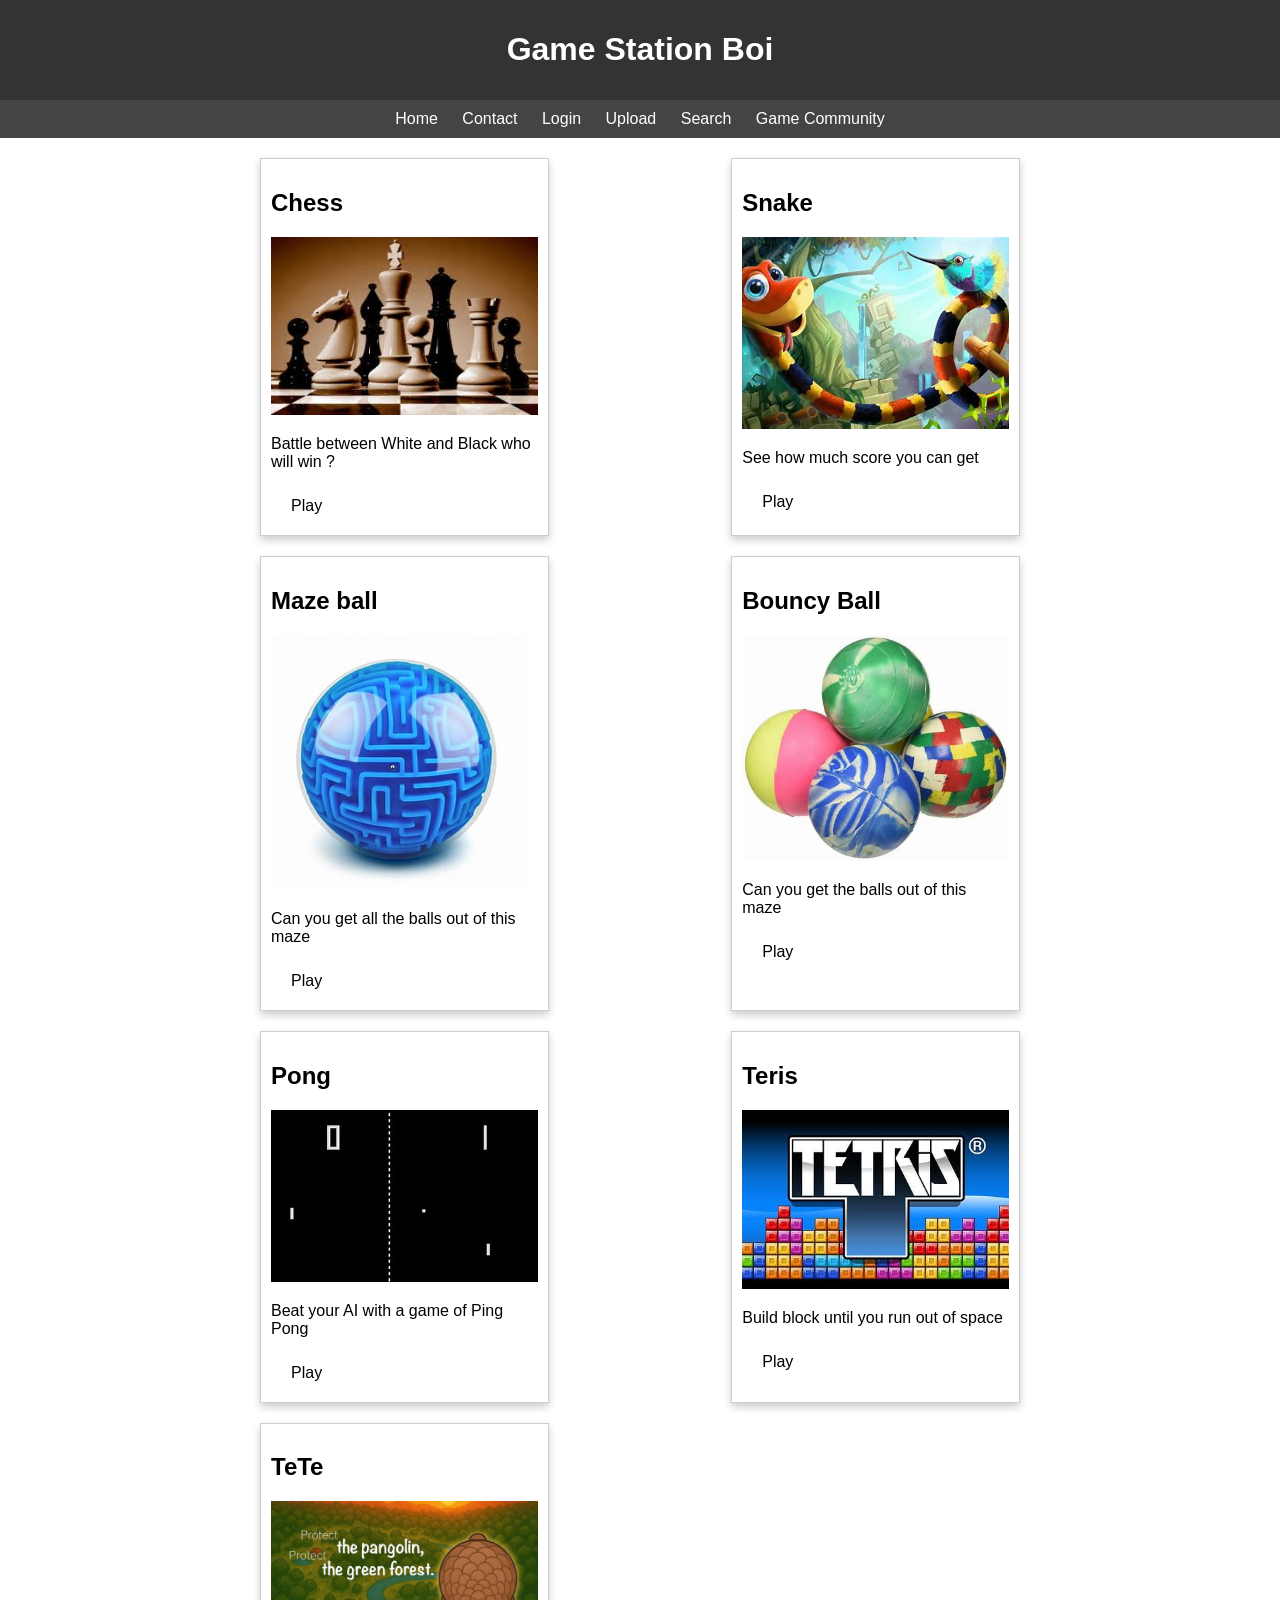
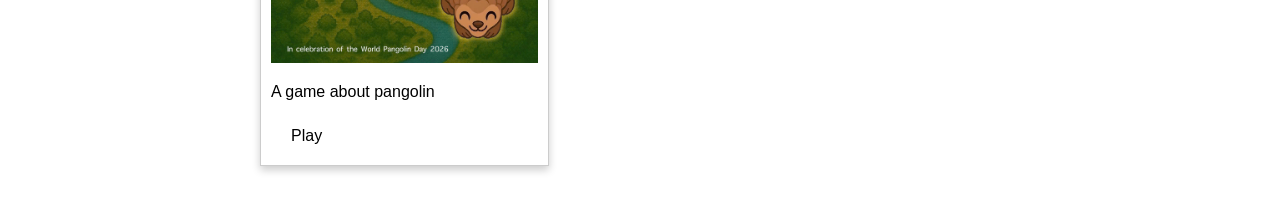
<file: index.html>
<!DOCTYPE html>
<html lang="en">
  <head>
    <meta charset="UTF-8" />
    <meta name="Game Station Boi" content="width=device-width, initial-scale=1.0" />
    <title>Game Store</title>
    <style>
      body {
        font-family: Arial, sans-serif;
        margin: 0;
        padding: 0;
      }
      header {
        background-color: #333;
        color: #fff;
        padding: 10px 0;
        text-align: center;
      }
      nav {
        background-color: #444;
        color: #fff;
        padding: 10px 0;
        text-align: center;
      }
      nav a {
        color: #fff;
        text-decoration: none;
        padding: 0 10px;
      }
      nav a:hover {
        color: #ccc;
      }
      .container {
        max-width: 800px;
        margin: auto;
        padding: 20px;
        display: flex;
        flex-wrap: wrap;
        justify-content: space-between;
      }
      .game {
        border: 1px solid #ccc;
        margin-bottom: 20px;
        padding: 10px;
        width: 38%;
        box-shadow: 0 4px 8px 0 rgba(0, 0, 0, 0.2);
        transition: 0.3s;
      }
      .game:hover {
        box-shadow: 0 8px 16px 0 rgba(0, 0, 0, 0.2);
      }
      .game img {
        max-width: 100%;
        height: auto;
      }
      .boy {
        display: inline-block;
        padding: 10px 20px;
        font-size: 16px;
        color: black;
        background-color: WHITE;
        text-align: center;
        text-decoration: none;
        border-radius: 5px;
      }
      .boy:hover {
        background-color: GREY;
      }
      * {
        box-sizing: border-box;
      }

      body {
        margin: 0;
        font-family: Arial, Helvetica, sans-serif;
      }

      .topnav {
        overflow: hidden;
        background-color: #e9e9e9;
      }

      .topnav a {
        float: left;
        display: block;
        color: black;
        text-align: center;
        padding: 14px 16px;
        text-decoration: none;
        font-size: 17px;
      }

      .topnav a:hover {
        background-color: #ddd;
        color: black;
      }

      .topnav a.active {
        background-color: #2196f3;
        color: white;
      }

      .topnav input[type="text"] {
        float: right;
        padding: 6px;
        margin-top: 8px;
        margin-right: 16px;
        border: none;
        font-size: 17px;
      }

      @media screen and (max-width: 600px) {
        .topnav a,
        .topnav input[type="text"] {
          float: none;
          display: block;
          text-align: left;
          width: 100%;
          margin: 0;
          padding: 14px;
        }

        .topnav input[type="text"] {
          border: 1px solid #ccc;
        }
      }
    </style>
  </head>
  <body>
    <header>
      <h1>Game Station Boi</h1>
    </header>

    <nav>
      <a href="./index.html">Home</a>
      <a href="./Contact/contact.html">Contact</a>
      <a href="./Login/login.html">Login</a>
      <a href="./Upload/upload.html">Upload</a>
      <a href="./search.html">Search</a>
      <a href="#">Game Community</a>
    </nav>
    <div class="container">
      <div class="game">
        <h2>Chess</h2>
        <img src="./download (13).jpg" alt="Chess" />
        <p>Battle between White and Black who will win ?</p>
        <a href="./chess/chess.html" class="boy" onclick="audio.play();"
          >Play</a
        >
      </div>
      <div class="game">
        <h2>Snake</h2>
        <img src="./download (14).jpg" alt="Another Game Title" />
        <p>See how much score you can get</p>
        <a href="./Snake/snake.html" class="boy">Play</a>
      </div>
      <div class="game">
        <h2>Maze ball</h2>
        <img src="./th (1).jpg" alt="Another Game Title" />
        <p>Can you get all the balls out of this maze</p>
        <a href="./Ball/ball.html" class="boy">Play</a>
      </div>
      <div class="game">
        <h2>Bouncy Ball</h2>
        <img src="./download.jpg" alt="Another Game Title" />
        <p>Can you get the balls out of this maze</p>
        <a href="./Bouncy ball/ball.html" class="boy">Play</a>
      </div>
      <div class="game">
        <h2>Pong</h2>
        <img src="./download (1).jpg" alt="Another Game Title" />
        <p>Beat your AI with a game of Ping Pong</p>
        <a href="./Pong/Pong.html" class="boy">Play</a>
      </div>
      <div class="game">
        <h2>Teris</h2>
        <img src="./download (2).jpg" alt="Another Game Title" />
        <p>Build block until you run out of space</p>
        <a href="./Tetris/Mario.html" class="boy">Play</a>
      </div>
      <div class="game">
        <h2>TeTe</h2>
        <img src="./z7282608119296_28bdc47427ed63c7a2c961d5ce6dc359 - Copy (2).jpg" alt="Another Game Title" />
        <p>A game about pangolin</p>
        <a href="./TeTe_game/index.html" class="boy">Play</a>
      </div>
    </div>
  </body>
</html>
</file>
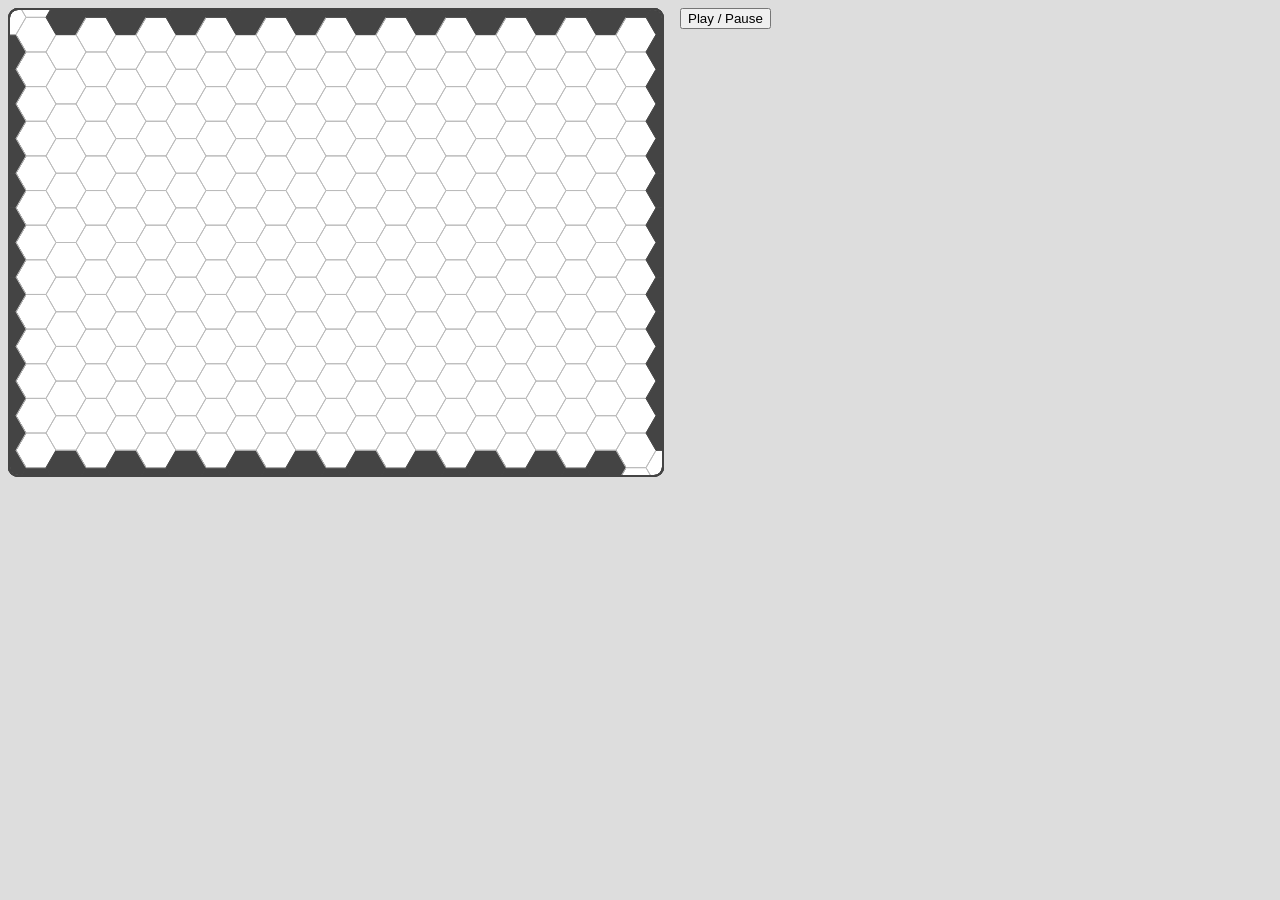
<file: html5-tower-defense-master/index.html>
<html>
    <head>
        <title>HTML5 Tower Defense</title>

        <link href="game.css" rel="stylesheet">
    </head>

    <body>
        <div id="game" class="game">
            <canvas data-layer="grid"></canvas>
            <canvas data-layer="structures"></canvas>
            <canvas data-layer="monsters"></canvas>
            <canvas data-layer="shots"></canvas>
            <canvas data-layer="highlights"></canvas>
            <canvas data-layer="ranges"></canvas>

            <div class="controls-side">
                <button class="playpause">Play / Pause</button>
            </div>

            <div class="controls-bottom">
                <div class="monster">
                    <h3>Monster</h3>
                    <div>x: <span class="position-x"></span></div>
                    <div>y: <span class="position-y"></span></div>
                    <div>health: <span class="health"></span></div>
                </div>
                <div class="structure">
                    <h3>Structure</h3>
                    <div>x: <span class="position-x"></span></div>
                    <div>y: <span class="position-y"></span></div>
                    <div>i: <span class="position-i"></span></div>
                    <div>j: <span class="position-j"></span></div>
                    <div>k: <span class="position-k"></span></div>
                </div>
            </div>
        </div>

        <script src="jquery.js"></script>
        <script src="lodash.js"></script>
        <script src="game.js"></script>
    </body>
</html>
</file>
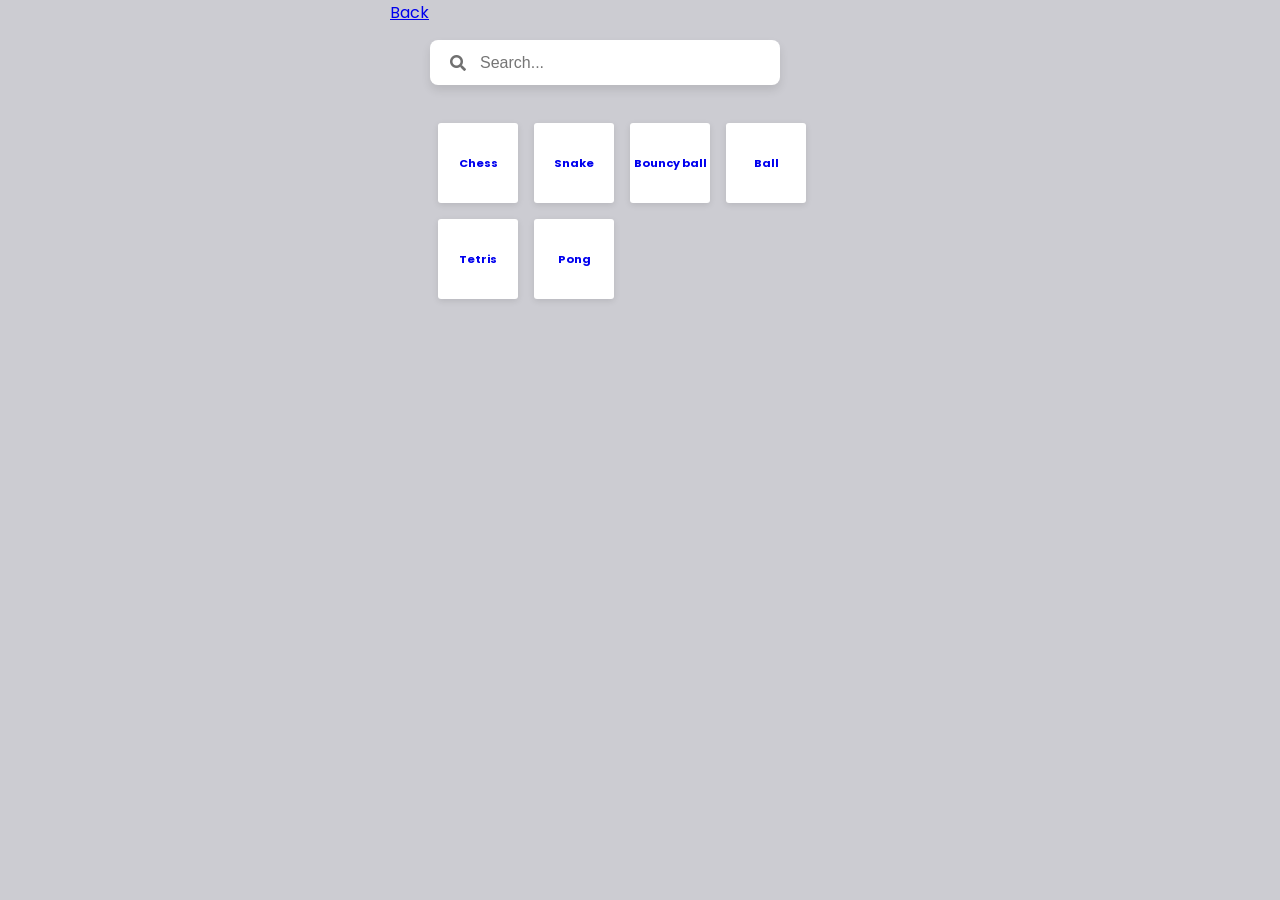
<file: search.html>
<!DOCTYPE html>
<html lang="en">
  <head>
    <title>JavaScript Search Filter</title>
    <meta charset="UTF-8" />
    <meta name="viewport" content="width=device-width" />
    <link
      href="https://cdnjs.cloudflare.com/ajax/libs/font-awesome/5.11.2/css/all.min.css"
      rel="stylesheet"
    />
    <link rel="stylesheet" href="./Search/search.css" />
  </head>
  <body>
   
      
    <div ><a href="./new.html" class="button">Back</a> </div>
    <div class="search-container main-container">
      <i class="fa fa-search"></i>
      <input
        type="text"
        id="search-input"
        placeholder="Search..."
        autocomplete="off"
      />
    </div>
    <div class="main-container">
      <div id="nothing-alert">Nothing Found</div>
      <div class="cards">
        <h2 class="icon-name">
          <a href="./chess/chess.html" class="Human">Chess</a>
        </h2>
      </div>
      <div class="cards">
        <h2 class="icon-name">
          <a href="./Snake/snake.html" class="Human">Snake</a>
        </h2>
      </div>
      <div class="cards">
        <h2 class="icon-name">
          <a href="./Bouncy ball/ball.html" class="Human">Bouncy ball</a>
        </h2>
      </div>
      <div class="cards">
        <h2 class="icon-name">
          <a href="./Ball/ball.html" class="Human">Ball</a>
        </h2>
      </div>
      <div class="cards">
        <h2 class="icon-name">
          <a href="./Tetris/Mario.html" class="Human">Tetris</a>
        </h2>
      </div>
      <div class="cards">
        <h2 class="icon-name">
          <a href="./Pong/Pong.html" class="Human">Pong</a>
        </h2>
      </div>
    </div>

    <script src="Search/search.js"></script>
  </body>
</html>
</file>
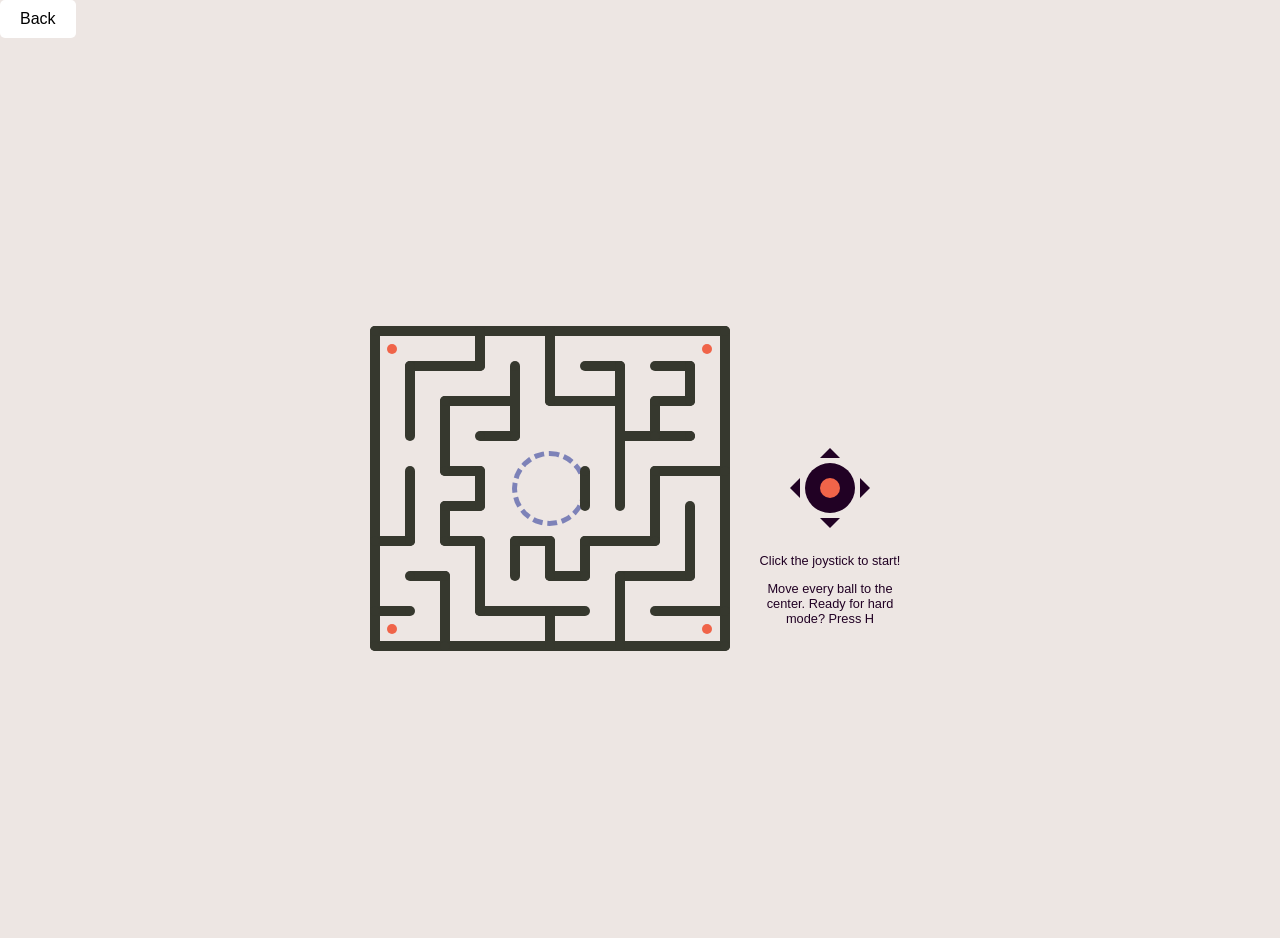
<file: Ball/ball.html>
<!DOCTYPE html>
<html lang="en">
<head>
    <meta charset="UTF-8">
    <meta name="viewport" content="width=device-width, initial-scale=1.0">
    <title>Maze Ball</title>
    <link rel="stylesheet" href="./ball.css">
</head>
<body>
    <div class="back" ><a href="../index.html" class="button">Back</a> </div>
    <div id="center">
        <div id="game">
          <div id="maze">
            <div id="end"></div>
          </div>
          <div id="joystick">
            <div class="joystick-arrow"></div>
            <div class="joystick-arrow"></div>
            <div class="joystick-arrow"></div>
            <div class="joystick-arrow"></div>
            <div id="joystick-head"></div>
          </div>
          <div id="note">
            Click the joystick to start!
            <p>Move every ball to the center. Ready for hard mode? Press H</p>
          </div>
        </div>
      </div>
      <script src="./ball.js"></script>

</body>
</html>
</file>
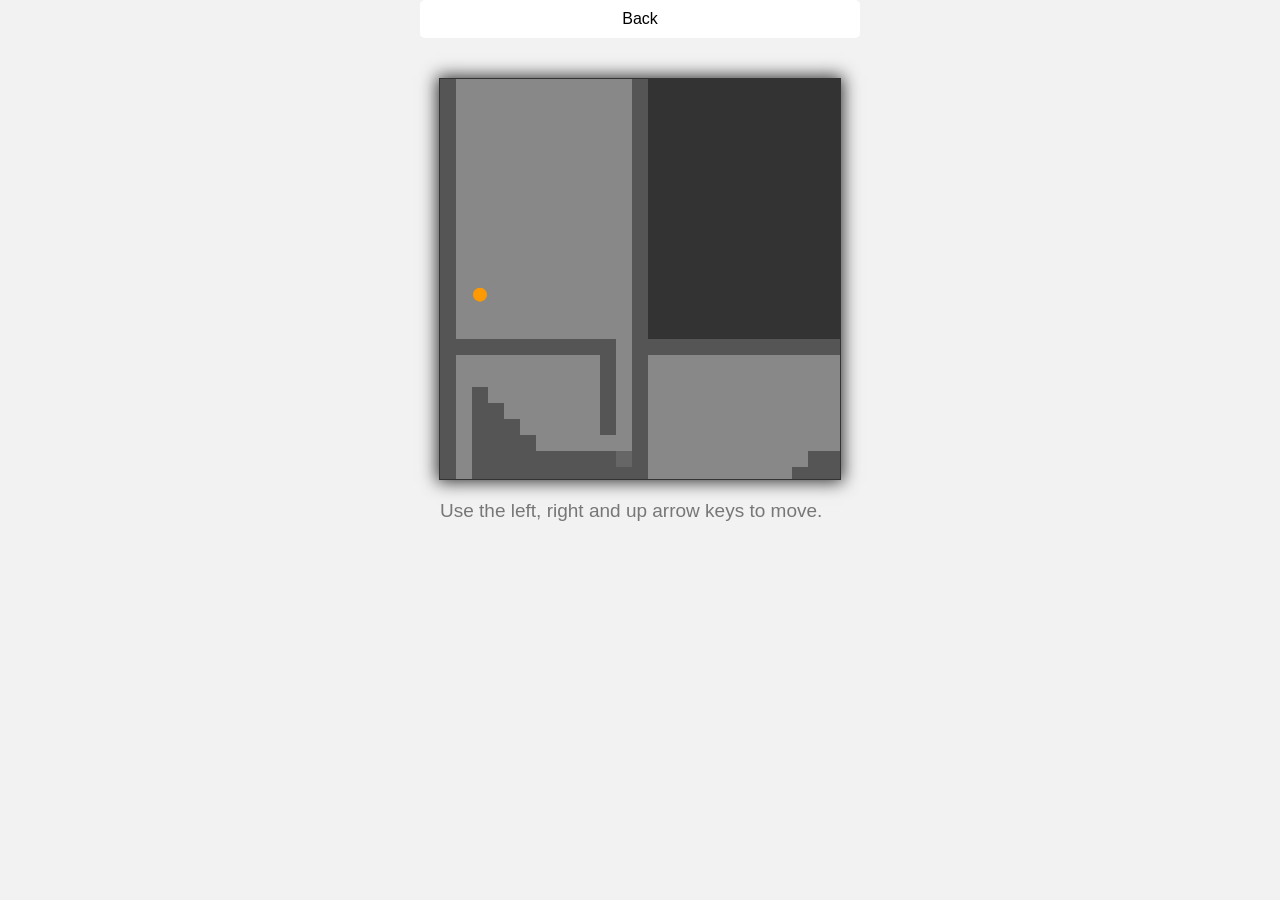
<file: Bouncy ball/ball.html>
<!DOCTYPE html>
<html lang="en">
<head>
    <meta charset="UTF-8">
    <meta name="viewport" content="width=device-width, initial-scale=1.0">
    <title>Bouncy ball</title>
    <link rel="stylesheet" href="./ball.css">
</head>
<body>
    <div class="back"><a href="../index.html" class="button">Back</a> </div>
    <canvas id="canvas"></canvas>

<p>
  Use the left, right and up arrow keys to move.
</p>

<script src="./ball.js"></script>
</body>
</html>
</file>
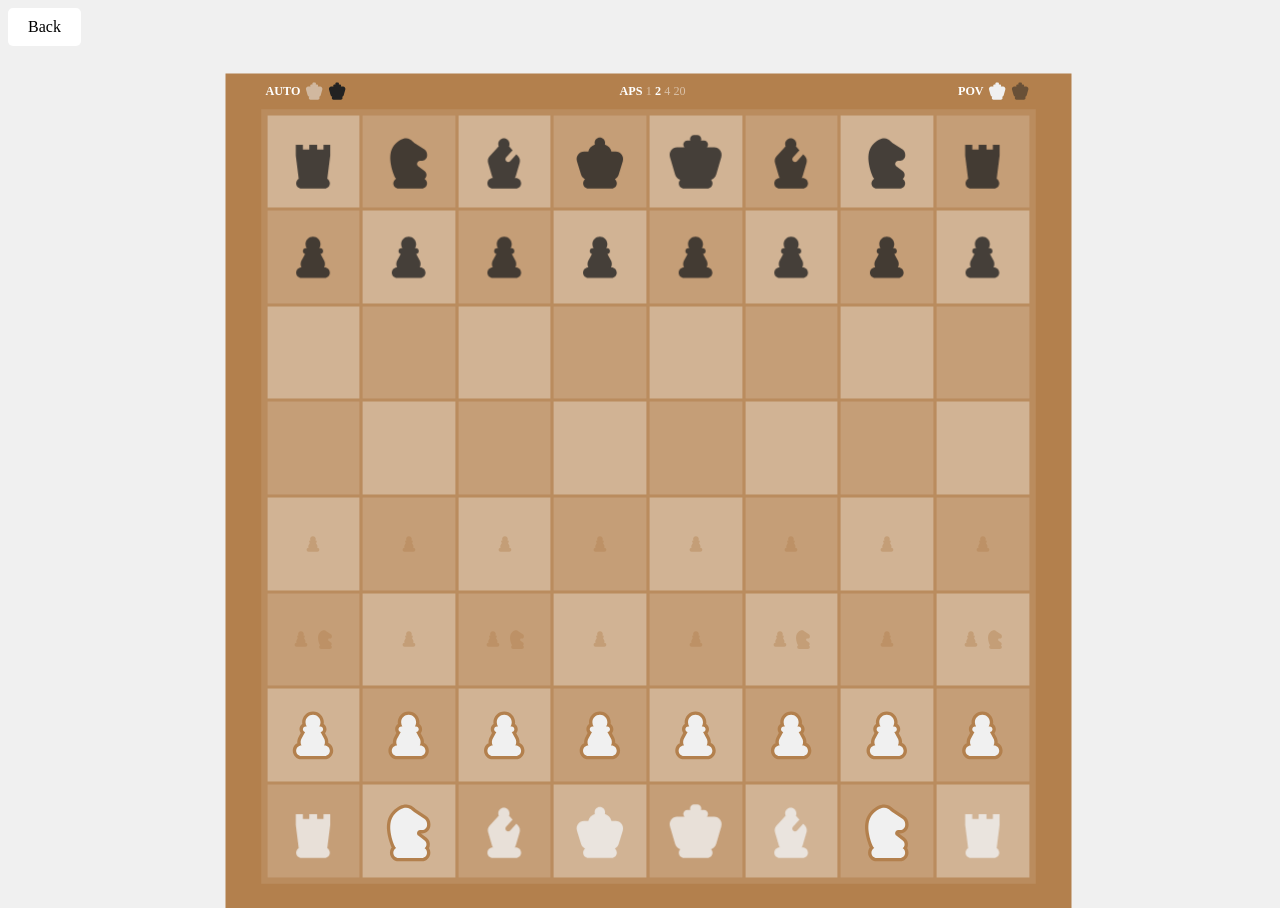
<file: chess/chess.html>
<!DOCTYPE html>
<html lang="en">
<head>
    <meta charset="UTF-8">
    <meta name="viewport" content="width=device-width, initial-scale=1.0">
    <title>Chess</title>
    <link rel="stylesheet" href="chess.css">

</head>
<body>
  <div ><a href="../index.html" class="button">Back</a> </div>
   
    <section id="view">
        <aside>
          <div>
            <h3 title="Autoplay">Auto</h3>
            <label for="white-random"><input type="checkbox" id="white-random" /><svg width="170" height="170" viewBox="0 0 170 170" fill="none" xmlns="http://www.w3.org/2000/svg" class="white"><use href="#king" /></svg></label>
            <label for="black-random"><input type="checkbox" id="black-random" checked /><svg width="170" height="170" viewBox="0 0 170 170" fill="none" xmlns="http://www.w3.org/2000/svg" class="black"><use href="#king" /></svg></label>
          </div>
          <div>
            <h3 title="Actions per Second">APS</h3>
            <label for="speed-slow"><input type="radio" name="speed" id="speed-slow" /><span>1</span></label>
            <label for="speed-medium"><input type="radio" name="speed" id="speed-medium" checked /><span>2</span></label>
            <label for="speed-fast"><input type="radio" name="speed" id="speed-fast" /><span>4</span></label>
            <label for="speed-asap"><input type="radio" name="speed" id="speed-asap" /><span>20</span></label>
          </div>
          <div>
            <h3 title="Point of View">POV</h3>
            <label for="white-perspective"><input type="radio" name="perspective" id="white-perspective" checked /><svg width="170" height="170" viewBox="0 0 170 170" fill="none" xmlns="http://www.w3.org/2000/svg" class="white"><use href="#king" /></svg></label>
            <label for="black-perspective"><input type="radio" name="perspective" id="black-perspective" /><svg width="170" height="170" viewBox="0 0 170 170" fill="none" xmlns="http://www.w3.org/2000/svg" class="black"><use href="#king" /></svg></label>
          </div>
        </aside>
        <div id="board"></div>
      </section>
      
      <svg aria-hidden style="display: none;" width="170" height="170" viewBox="0 0 170 170" fill="none" xmlns="http://www.w3.org/2000/svg">
        <g id="pawn">
          <path fill="var(--stroke)" d="M63.9596 75.8417L71.9157 80.049C73.2376 77.5492 73.3078 74.5734 72.1052 72.0141C70.9025 69.4547 68.5669 67.6094 65.7987 67.0316L63.9596 75.8417ZM53.8303 94.9961L61.7863 99.2034L61.7864 99.2034L53.8303 94.9961ZM53.2512 96.2739L44.7646 93.2777L44.7646 93.2777L53.2512 96.2739ZM54.1798 112V121C57.4071 121 60.3874 119.272 61.9907 116.471C63.5939 113.67 63.5747 110.225 61.9403 107.442L54.1798 112ZM114.82 112L107.06 107.442C105.425 110.225 105.406 113.67 107.009 116.471C108.613 119.272 111.593 121 114.82 121V112ZM115.749 96.2739L124.235 93.2776L124.235 93.2776L115.749 96.2739ZM115.17 94.9961L107.214 99.2034L107.214 99.2034L115.17 94.9961ZM105.111 75.9755L104.388 67.0046C101.37 67.2479 98.6777 68.9917 97.2213 71.6453C95.7649 74.2989 95.74 77.5069 97.1551 80.1828L105.111 75.9755ZM101.706 61L94.1937 56.0436C92.3701 58.8076 92.2116 62.3498 93.7811 65.2657C95.3506 68.1816 98.3945 70 101.706 70V61ZM68.294 61V70C71.6055 70 74.6494 68.1816 76.2189 65.2657C77.7884 62.3498 77.6299 58.8076 75.8063 56.0436L68.294 61ZM56.0036 71.6343L45.8743 90.7887L61.7864 99.2034L71.9157 80.049L56.0036 71.6343ZM45.8743 90.7887C45.5683 91.3674 45.1338 92.2321 44.7646 93.2777L61.7378 99.2702C61.7062 99.3598 61.685 99.4043 61.691 99.3911C61.6938 99.3851 61.7021 99.3674 61.718 99.3356C61.7341 99.3035 61.756 99.2608 61.7863 99.2034L45.8743 90.7887ZM44.7646 93.2777C43.8488 95.8717 40.5174 106.509 46.4192 116.558L61.9403 107.442C61.2075 106.194 60.9315 104.686 61.0138 103C61.0971 101.296 61.5308 99.8565 61.7378 99.2702L44.7646 93.2777ZM54.1798 103H54V121H54.1798V103ZM54 103C41.2975 103 31 113.297 31 126H49C49 123.239 51.2386 121 54 121V103ZM31 126C31 138.703 41.2974 149 54 149V131C51.2386 131 49 128.761 49 126H31ZM54 149H116V131H54V149ZM116 149C128.703 149 139 138.703 139 126H121C121 128.761 118.761 131 116 131V149ZM139 126C139 113.297 128.703 103 116 103V121C118.761 121 121 123.239 121 126H139ZM116 103H114.82V121H116V103ZM122.581 116.558C128.483 106.509 125.151 95.8716 124.235 93.2776L107.262 99.2702C107.469 99.8565 107.903 101.296 107.986 103C108.069 104.686 107.793 106.194 107.06 107.442L122.581 116.558ZM124.235 93.2776C123.866 92.2321 123.432 91.3674 123.126 90.7887L107.214 99.2034C107.244 99.2608 107.266 99.3035 107.282 99.3356C107.298 99.3674 107.306 99.3851 107.309 99.3912C107.315 99.4043 107.294 99.3598 107.262 99.2702L124.235 93.2776ZM123.126 90.7888L113.067 71.7681L97.1551 80.1828L107.214 99.2034L123.126 90.7888ZM103 68.5C103 67.7083 103.607 67.0675 104.388 67.0046L105.835 84.9463C114.328 84.2614 121 77.1644 121 68.5H103ZM104.5 70C103.672 70 103 69.3284 103 68.5H121C121 59.3873 113.613 52 104.5 52V70ZM101.706 70H104.5V52H101.706V70ZM109.218 65.9564C112.241 61.375 114 55.8793 114 50H96C96 52.248 95.3352 54.3134 94.1937 56.0436L109.218 65.9564ZM114 50C114 33.9837 101.016 21 85 21V39C91.0751 39 96 43.9249 96 50H114ZM85 21C68.9837 21 56 33.9837 56 50H74C74 43.9249 78.9249 39 85 39V21ZM56 50C56 55.8793 57.7591 61.375 60.7818 65.9564L75.8063 56.0436C74.6648 54.3134 74 52.248 74 50H56ZM65.5 70H68.294V52H65.5V70ZM67 68.5C67 69.3284 66.3284 70 65.5 70V52C56.3873 52 49 59.3873 49 68.5H67ZM65.7987 67.0316C66.4826 67.1743 67 67.7665 67 68.5H49C49 76.4618 54.6302 83.0882 62.1205 84.6518L65.7987 67.0316Z" />
          <path fill-rule="evenodd" clip-rule="evenodd" d="M63.9596 75.8417L53.8303 94.9961C53.6109 95.4111 53.4075 95.8312 53.2512 96.2739C52.4848 98.4448 50.4371 105.627 54.1798 112H54C46.268 112 40 118.268 40 126C40 133.732 46.268 140 54 140H116C123.732 140 130 133.732 130 126C130 118.268 123.732 112 116 112H114.82C118.563 105.627 116.515 98.4447 115.749 96.2739C115.592 95.8312 115.389 95.4111 115.17 94.9961L105.111 75.9755C108.967 75.6645 112 72.4364 112 68.5C112 64.3579 108.642 61 104.5 61H101.706C103.788 57.8442 105 54.0636 105 50C105 38.9543 96.0457 30 85 30C73.9543 30 65 38.9543 65 50C65 54.0636 66.2119 57.8442 68.294 61H65.5C61.3579 61 58 64.3579 58 68.5C58 72.1142 60.5564 75.1312 63.9596 75.8417Z" />
        </g>
      
        <g id="rook">
          <path fill="var(--stroke)" d="M96 40H105C105 35.0294 100.971 31 96 31V40ZM75 40V31C70.0294 31 66 35.0294 66 40H75ZM75 53L75 62C77.3869 62 79.6761 61.0518 81.364 59.364C83.0518 57.6761 84 55.387 84 53H75ZM58 53H49C49 57.9706 53.0294 62 58 62L58 53ZM58 40H67C67 35.0294 62.9706 31 58 31V40ZM39 40V31C34.0294 31 30 35.0294 30 40H39ZM39 69H30C30 69.379 30.0239 69.7577 30.0717 70.1337L39 69ZM46.8667 130.951L51.4589 138.691C54.5432 136.861 56.2467 133.375 55.795 129.817L46.8667 130.951ZM123.133 130.951L114.205 129.817C113.753 133.375 115.457 136.861 118.541 138.691L123.133 130.951ZM131 69L139.928 70.1338C139.976 69.7577 140 69.3791 140 69L131 69ZM131 40H140C140 35.0294 135.971 31 131 31V40ZM113 40V31C108.029 31 104 35.0294 104 40H113ZM113 53L113 62C115.387 62 117.676 61.0518 119.364 59.364C121.052 57.6761 122 55.387 122 53H113ZM96 53H87C87 57.9706 91.0294 62 96 62L96 53ZM96 31H75V49H96V31ZM66 40V53H84V40H66ZM75 44L58 44L58 62L75 62L75 44ZM67 53V40H49V53H67ZM58 31H39V49H58V31ZM30 40V69H48V40H30ZM30.0717 70.1337L37.9384 132.085L55.795 129.817L47.9283 67.8663L30.0717 70.1337ZM42.2745 123.211C35.5441 127.204 30.9998 134.566 30.9998 143H48.9998C48.9998 141.18 49.9671 139.576 51.4589 138.691L42.2745 123.211ZM30.9998 143C30.9998 155.703 41.2973 166 53.9998 166V148C51.2384 148 48.9998 145.761 48.9998 143H30.9998ZM53.9998 166H116V148H53.9998V166ZM116 166C128.702 166 139 155.703 139 143H121C121 145.761 118.761 148 116 148V166ZM139 143C139 134.567 134.456 127.204 127.725 123.211L118.541 138.691C120.033 139.576 121 141.18 121 143H139ZM132.061 132.085L139.928 70.1338L122.072 67.8662L114.205 129.817L132.061 132.085ZM140 69V40H122V69H140ZM131 31H113V49H131V31ZM104 40V53H122V40H104ZM113 44L96 44L96 62L113 62L113 44ZM105 53V40H87V53H105Z" />
          <path fill-rule="evenodd" clip-rule="evenodd" d="M96 40H75V53L58 53V40H39V69L46.8667 130.951C42.7556 133.39 39.9998 137.873 39.9998 143C39.9998 150.732 46.2678 157 53.9998 157H116C123.732 157 130 150.732 130 143C130 137.873 127.244 133.39 123.133 130.951L131 69V40H113V53L96 53V40Z" />
        </g>
      
        
        <g id="knight">
          <path fill="var(--stroke)" d="M49.1052 38.3193L55.4587 44.6937L55.4587 44.6937L49.1052 38.3193ZM94.2401 29.9368L87.874 36.2986L87.8741 36.2987L94.2401 29.9368ZM47.3161 124.557L55.6423 121.14L55.6423 121.14L47.3161 124.557ZM51.766 130.503L55.8329 138.532C58.5612 137.15 60.401 134.477 60.7176 131.435C61.0343 128.393 59.7845 125.399 57.3994 123.484L51.766 130.503ZM127.628 131.204L122.091 124.109C119.79 125.905 118.502 128.705 118.637 131.621C118.773 134.537 120.314 137.207 122.772 138.782L127.628 131.204ZM132.387 123.702L141.165 125.687L141.165 125.687L132.387 123.702ZM127.584 110.339L133.091 103.22L133.091 103.22L127.584 110.339ZM110.576 97.1821L105.069 104.301L105.069 104.301L110.576 97.1821ZM126.76 52.2539L121.858 59.802L121.858 59.802L126.76 52.2539ZM99.5001 34.552L104.402 27.0039L104.402 27.0039L99.5001 34.552ZM94.4956 30.1927L100.866 23.8348L100.866 23.8347L94.4956 30.1927ZM55.4587 44.6937C66.4763 33.7121 74.1214 31.8771 78.4041 32.0063C82.8219 32.1396 86.0037 34.427 87.874 36.2986L100.606 23.575C96.9524 19.9187 89.6658 14.3378 78.9468 14.0145C68.0925 13.6871 55.9323 18.8073 42.7516 31.9449L55.4587 44.6937ZM55.6423 121.14C51.8581 111.919 46.772 97.1895 45.3694 82.2455C43.9517 67.1402 46.4349 53.688 55.4587 44.6937L42.7516 31.9449C28.1598 46.4892 25.8204 66.5842 27.4482 83.9274C29.091 101.432 34.9182 118.052 38.99 127.974L55.6423 121.14ZM57.3994 123.484C56.6293 122.866 56.029 122.082 55.6423 121.14L38.99 127.974C40.5712 131.827 43.0657 135.061 46.1326 137.522L57.3994 123.484ZM53.0838 143C53.0838 141.063 54.183 139.368 55.8329 138.532L47.699 122.475C40.2331 126.256 35.0838 134.019 35.0838 143H53.0838ZM58.0838 148C55.3224 148 53.0838 145.761 53.0838 143H35.0838C35.0838 155.703 45.3812 166 58.0838 166V148ZM120.084 148H58.0838V166H120.084V148ZM125.084 143C125.084 145.761 122.845 148 120.084 148V166C132.786 166 143.084 155.703 143.084 143H125.084ZM122.772 138.782C124.181 139.685 125.084 141.24 125.084 143H143.084C143.084 134.852 138.84 127.7 132.484 123.627L122.772 138.782ZM123.608 121.717C123.387 122.695 122.843 123.522 122.091 124.109L133.165 138.3C137.095 135.233 140 130.837 141.165 125.687L123.608 121.717ZM122.077 117.458C123.372 118.459 123.969 120.121 123.608 121.717L141.165 125.687C143.069 117.265 139.92 108.503 133.091 103.22L122.077 117.458ZM105.069 104.301L122.077 117.458L133.091 103.22L116.083 90.0634L105.069 104.301ZM98.3876 90.6851C98.3876 96.0131 100.855 101.041 105.069 104.301L116.083 90.0634C116.275 90.2123 116.388 90.4418 116.388 90.6851H98.3876ZM115.602 73.471C106.095 73.471 98.3876 81.178 98.3876 90.6851H116.388C116.388 91.1191 116.036 91.471 115.602 91.471V73.471ZM120.815 73.471H115.602V91.471H120.815V73.471ZM125.243 69.0432C125.243 71.4886 123.261 73.471 120.815 73.471V91.471C133.202 91.471 143.243 81.4297 143.243 69.0432H125.243ZM125.243 66.0369V69.0432H143.243V66.0369H125.243ZM121.858 59.802C123.969 61.1731 125.243 63.5195 125.243 66.0369H143.243C143.243 57.4241 138.885 49.3965 131.661 44.7058L121.858 59.802ZM94.5985 42.1001L121.858 59.802L131.661 44.7058L104.402 27.0039L94.5985 42.1001ZM88.1255 36.5506C89.5726 38.0004 91.8096 40.2891 94.5985 42.1001L104.402 27.0039C103.476 26.4028 102.551 25.5233 100.866 23.8348L88.1255 36.5506ZM87.8741 36.2987C87.9569 36.3816 88.04 36.4649 88.1256 36.5506L100.866 23.8347C100.781 23.7498 100.694 23.6625 100.606 23.5749L87.8741 36.2987Z" />
          <path fill-rule="evenodd" clip-rule="evenodd" d="M94.2401 29.9368C88.716 24.409 73.3034 14.2001 49.1052 38.3193C25.4895 61.8579 39.4602 105.414 47.3161 124.557C48.3001 126.955 49.8475 128.963 51.766 130.503C47.208 132.812 44.0838 137.541 44.0838 143C44.0838 150.732 50.3518 157 58.0838 157H120.084C127.816 157 134.084 150.732 134.084 143C134.084 138.046 131.511 133.693 127.628 131.204C129.969 129.378 131.694 126.766 132.387 123.702C133.519 118.693 131.646 113.481 127.584 110.339L110.576 97.1821C108.565 95.6265 107.388 93.2275 107.388 90.6851C107.388 86.1486 111.065 82.471 115.602 82.471H120.815C128.231 82.471 134.243 76.4592 134.243 69.0432V66.0369C134.243 60.4718 131.427 55.2848 126.76 52.2539L99.5001 34.552C97.6428 33.3459 96.0618 31.7619 94.4956 30.1927C94.4104 30.1073 94.3252 30.022 94.2401 29.9368Z" />
        </g>
        
        <g id="bishop">
          <path fill="var(--stroke)" d="M97.7142 44.0856L89.4897 40.4306L87.1055 45.7955L91.0547 50.1396L97.7142 44.0856ZM107.204 54.5248L113.843 60.6014L119.386 54.5454L113.864 48.4708L107.204 54.5248ZM90.0638 73.2519L96.7027 79.3284L96.7027 79.3284L90.0638 73.2519ZM90.5325 83.8481L84.4559 90.4871L84.4559 90.4871L90.5325 83.8481ZM101.129 83.3795L107.768 89.456L107.768 89.456L101.129 83.3795ZM117.337 65.6709L123.997 59.6168L117.36 52.3162L110.698 59.5943L117.337 65.6709ZM122.204 71.0243L115.544 77.0783L115.544 77.0783L122.204 71.0243ZM126.158 88.1953L134.795 90.7267L134.795 90.7267L126.158 88.1953ZM115.792 123.563L107.155 121.031L107.155 121.031L115.792 123.563ZM113.283 128.798L105.902 123.648L96.0296 137.798H113.283V128.798ZM54.7167 128.798V137.798H71.9704L62.0977 123.648L54.7167 128.798ZM52.2081 123.563L60.8447 121.031L60.8447 121.031L52.2081 123.563ZM41.8417 88.1953L33.2051 90.7267L33.2051 90.7267L41.8417 88.1953ZM45.7961 71.0243L52.4556 77.0783L52.4556 77.0783L45.7961 71.0243ZM70.2858 44.0856L76.9453 50.1396L80.8945 45.7955L78.5103 40.4306L70.2858 44.0856ZM105.939 47.7406C107.267 44.7523 108 41.4498 108 38H90C90 38.8832 89.8148 39.6991 89.4897 40.4306L105.939 47.7406ZM113.864 48.4708L104.374 38.0315L91.0547 50.1396L100.545 60.5789L113.864 48.4708ZM96.7027 79.3284L113.843 60.6014L100.565 48.4483L83.4248 67.1754L96.7027 79.3284ZM96.609 77.2092C97.2201 77.7685 97.2621 78.7173 96.7027 79.3284L83.4248 67.1754C77.2722 73.8975 77.7338 84.3345 84.4559 90.4871L96.609 77.2092ZM94.4898 77.3029C95.0491 76.6918 95.9979 76.6499 96.609 77.2092L84.4559 90.4871C91.178 96.6397 101.615 96.1781 107.768 89.456L94.4898 77.3029ZM110.698 59.5943L94.4898 77.3029L107.768 89.456L123.976 71.7474L110.698 59.5943ZM128.863 64.9702L123.997 59.6168L110.678 71.7249L115.544 77.0783L128.863 64.9702ZM134.795 90.7267C137.442 81.6942 135.195 71.9349 128.863 64.9702L115.544 77.0783C117.655 79.3999 118.404 82.653 117.522 85.6638L134.795 90.7267ZM124.429 126.094L134.795 90.7267L117.522 85.6638L107.155 121.031L124.429 126.094ZM120.664 133.948C122.307 131.594 123.591 128.951 124.429 126.094L107.155 121.031C106.874 121.992 106.446 122.869 105.902 123.648L120.664 133.948ZM116 119.798H113.283V137.798H116V119.798ZM139 142.798C139 130.096 128.703 119.798 116 119.798V137.798C118.761 137.798 121 140.037 121 142.798H139ZM116 165.798C128.703 165.798 139 155.501 139 142.798H121C121 145.56 118.761 147.798 116 147.798V165.798ZM54 165.798H116V147.798H54V165.798ZM31 142.798C31 155.501 41.2974 165.798 54 165.798V147.798C51.2386 147.798 49 145.56 49 142.798H31ZM54 119.798C41.2975 119.798 31 130.096 31 142.798H49C49 140.037 51.2386 137.798 54 137.798V119.798ZM54.7167 119.798H54V137.798H54.7167V119.798ZM43.5714 126.094C44.4088 128.951 45.6929 131.594 47.3357 133.948L62.0977 123.648C61.5539 122.869 61.1262 121.992 60.8447 121.031L43.5714 126.094ZM33.2051 90.7267L43.5714 126.094L60.8447 121.031L50.4784 85.6638L33.2051 90.7267ZM39.1366 64.9702C32.8051 71.9349 30.5576 81.6942 33.2051 90.7267L50.4784 85.6638C49.5959 82.653 50.3451 79.3999 52.4556 77.0783L39.1366 64.9702ZM63.6264 38.0315L39.1366 64.9702L52.4556 77.0783L76.9453 50.1396L63.6264 38.0315ZM60 38C60 41.4498 60.7334 44.7523 62.0614 47.7406L78.5103 40.4306C78.1852 39.6991 78 38.8832 78 38H60ZM84 14C70.7452 14 60 24.7452 60 38H78C78 34.6863 80.6863 32 84 32V14ZM108 38C108 24.7452 97.2548 14 84 14V32C87.3137 32 90 34.6863 90 38H108Z" />
          <path fill-rule="evenodd" clip-rule="evenodd" d="M99 38C99 40.1665 98.5407 42.2257 97.7142 44.0856L107.204 54.5248L90.0638 73.2519C87.2671 76.3074 87.477 81.0515 90.5325 83.8481C93.588 86.6448 98.3321 86.435 101.129 83.3795L117.337 65.6709L122.204 71.0243C126.425 75.6674 127.923 82.1736 126.158 88.1953L115.792 123.563C115.233 125.471 114.377 127.231 113.283 128.798H116C123.732 128.798 130 135.066 130 142.798C130 150.53 123.732 156.798 116 156.798H54C46.268 156.798 40 150.53 40 142.798C40 135.066 46.268 128.798 54 128.798H54.7167C53.6234 127.231 52.7675 125.471 52.2081 123.563L41.8417 88.1953C40.0767 82.1736 41.5751 75.6674 45.7961 71.0243L70.2858 44.0856C69.4593 42.2257 69 40.1665 69 38C69 29.7157 75.7157 23 84 23C92.2843 23 99 29.7157 99 38Z" />
        </g>
      
        <g id="queen">
          <path fill="var(--stroke)" d="M98.3201 39.3222L89.7589 36.5462C88.2688 41.1416 90.6725 46.0937 95.2048 47.7659L98.3201 39.3222ZM71.6799 39.3222L74.7952 47.7659C79.3275 46.0937 81.7312 41.1416 80.2411 36.5462L71.6799 39.3222ZM54.2398 58V67C58.658 67 62.4228 63.7931 63.1253 59.4312L54.2398 58ZM23.8059 83.7931L32.42 81.1862L32.42 81.1862L23.8059 83.7931ZM34.7006 119.793L26.0864 122.4L26.0864 122.4L34.7006 119.793ZM45.4311 132.146L51.1198 139.12C53.5226 137.16 54.7472 134.101 54.3609 131.025C53.9746 127.948 52.0318 125.287 49.2191 123.982L45.4311 132.146ZM124.913 131.982L120.97 123.892C118.183 125.25 116.292 127.947 115.963 131.029C115.635 134.112 116.917 137.147 119.355 139.061L124.913 131.982ZM135.299 119.793L126.685 117.186L126.685 117.186L135.299 119.793ZM146.194 83.7932L137.58 81.1862L137.58 81.1862L146.194 83.7932ZM115.76 58L106.875 59.4312C107.577 63.7931 111.342 67 115.76 67V58ZM90 35C90 35.5543 89.9131 36.0707 89.7589 36.5462L106.881 42.0983C107.61 39.8513 108 37.4624 108 35H90ZM85 30C87.7614 30 90 32.2386 90 35H108C108 22.2975 97.7026 12 85 12V30ZM80 35C80 32.2386 82.2386 30 85 30V12C72.2975 12 62 22.2975 62 35H80ZM80.2411 36.5462C80.0869 36.0707 80 35.5543 80 35H62C62 37.4624 62.3902 39.8513 63.1188 42.0983L80.2411 36.5462ZM63.1253 59.4312C63.7988 55.2498 67.5604 50.4352 74.7952 47.7659L68.5647 30.8786C57.1112 35.1044 47.3444 44.2138 45.3544 56.5688L63.1253 59.4312ZM54.2398 49H42.9485V67H54.2398V49ZM42.9485 49C23.4932 49 9.55633 67.7789 15.1917 86.4001L32.42 81.1862C30.2825 74.123 35.5689 67 42.9485 67V49ZM15.1917 86.4001L26.0864 122.4L43.3148 117.186L32.42 81.1862L15.1917 86.4001ZM26.0864 122.4C28.5395 130.506 34.3182 136.911 41.643 140.31L49.2191 123.982C46.429 122.687 44.2438 120.256 43.3148 117.186L26.0864 122.4ZM39.7423 125.172C34.5896 129.375 31.2741 135.804 31.2741 143H49.2741C49.2741 141.44 49.978 140.051 51.1198 139.12L39.7423 125.172ZM31.2741 143C31.2741 155.703 41.5715 166 54.2741 166V148C51.5127 148 49.2741 145.761 49.2741 143H31.2741ZM54.2741 166H116.274V148H54.2741V166ZM116.274 166C128.977 166 139.274 155.703 139.274 143H121.274C121.274 145.761 119.036 148 116.274 148V166ZM139.274 143C139.274 135.648 135.815 129.099 130.471 124.904L119.355 139.061C120.54 139.991 121.274 141.407 121.274 143H139.274ZM128.856 140.073C135.943 136.619 141.516 130.321 143.914 122.4L126.685 117.186C125.777 120.186 123.67 122.576 120.97 123.892L128.856 140.073ZM143.914 122.4L154.808 86.4001L137.58 81.1862L126.685 117.186L143.914 122.4ZM154.808 86.4001C160.444 67.7789 146.507 49 127.052 49V67C134.431 67 139.718 74.123 137.58 81.1862L154.808 86.4001ZM127.052 49H115.76V67H127.052V49ZM95.2048 47.7659C102.44 50.4352 106.201 55.2498 106.875 59.4312L124.646 56.5688C122.656 44.2138 112.889 35.1044 101.435 30.8786L95.2048 47.7659Z" />
          <path fill-rule="evenodd" clip-rule="evenodd" d="M98.3201 39.3222C98.7615 37.961 99 36.5084 99 35C99 27.268 92.732 21 85 21C77.268 21 71 27.268 71 35C71 36.5084 71.2385 37.961 71.6799 39.3222C62.3358 42.7698 55.5716 49.7318 54.2398 58H42.9485C29.5311 58 19.9194 70.951 23.8059 83.7931L34.7006 119.793C36.3917 125.381 40.3736 129.799 45.4311 132.146C42.2838 134.713 40.2741 138.622 40.2741 143C40.2741 150.732 46.5421 157 54.2741 157H116.274C124.006 157 130.274 150.732 130.274 143C130.274 138.528 128.177 134.545 124.913 131.982C129.807 129.597 133.647 125.254 135.299 119.793L146.194 83.7932C150.081 70.951 140.469 58 127.052 58H115.76C114.428 49.7318 107.664 42.7698 98.3201 39.3222Z" />
        </g>
        
        <g id="king">
          <path fill="var(--stroke)" d="M71.3981 29V38C74.4851 38 77.3566 36.4179 79.0059 33.8085C80.6552 31.1991 80.8521 27.9265 79.5275 25.1382L71.3981 29ZM55.5392 47V56C59.196 56 62.4893 53.7874 63.8715 50.4019C65.2537 47.0165 64.4501 43.1312 61.8383 40.5718L55.5392 47ZM16.8101 72.5915L25.4512 70.0754L25.4512 70.0754L16.8101 72.5915ZM30.4959 119.592L39.137 117.075L39.137 117.075L30.4959 119.592ZM44.3251 133.266L50.7933 139.524C52.9992 137.244 53.8418 133.971 53.011 130.909C52.1801 127.848 49.7986 125.449 46.7427 124.597L44.3251 133.266ZM126.438 133.253L123.999 124.59C120.947 125.449 118.572 127.851 117.747 130.913C116.923 133.974 117.77 137.244 119.978 139.52L126.438 133.253ZM140.22 119.592L148.861 122.108L148.861 122.108L140.22 119.592ZM153.906 72.5915L145.265 70.0753L145.265 70.0753L153.906 72.5915ZM115.236 47L108.937 40.5718C106.325 43.1312 105.522 47.0165 106.904 50.4019C108.286 53.7874 111.579 56 115.236 56V47ZM99.3773 29L91.2479 25.1382C89.9233 27.9265 90.1202 31.1991 91.7695 33.8085C93.4188 36.4179 96.2903 38 99.3773 38V29ZM79.3877 24.5C79.3877 23.6716 80.0593 23 80.8877 23V5C70.1181 5 61.3877 13.7304 61.3877 24.5H79.3877ZM79.5275 25.1382C79.4407 24.9555 79.3877 24.7465 79.3877 24.5H61.3877C61.3877 27.4743 62.0598 30.3168 63.2688 32.8618L79.5275 25.1382ZM71.3981 20H62.8877V38H71.3981V20ZM62.8877 20C52.1181 20 43.3877 28.7304 43.3877 39.5H61.3877C61.3877 38.6716 62.0593 38 62.8877 38V20ZM43.3877 39.5C43.3877 44.9545 45.639 49.8994 49.2401 53.4282L61.8383 40.5718C61.5498 40.2891 61.3877 39.9216 61.3877 39.5H43.3877ZM55.5392 38H36.0125V56H55.5392V38ZM36.0125 38C16.6845 38 2.7653 56.5505 8.16895 75.1077L25.4512 70.0754C23.4015 63.0364 28.6812 56 36.0125 56V38ZM8.16895 75.1077L21.8548 122.108L39.137 117.075L25.4512 70.0754L8.16895 75.1077ZM21.8548 122.108C24.7108 131.916 32.4229 139.291 41.9074 141.936L46.7427 124.597C43.1399 123.592 40.2185 120.789 39.137 117.075L21.8548 122.108ZM37.8569 127.008C33.861 131.139 31.3877 136.79 31.3877 143H49.3877C49.3877 141.646 49.9143 140.433 50.7933 139.524L37.8569 127.008ZM31.3877 143C31.3877 155.703 41.6852 166 54.3877 166V148C51.6263 148 49.3877 145.761 49.3877 143H31.3877ZM54.3877 166H116.388V148H54.3877V166ZM116.388 166C129.09 166 139.388 155.703 139.388 143H121.388C121.388 145.761 119.149 148 116.388 148V166ZM139.388 143C139.388 136.779 136.906 131.119 132.898 126.987L119.978 139.52C120.859 140.429 121.388 141.643 121.388 143H139.388ZM128.876 141.917C138.33 139.256 146.012 131.893 148.861 122.108L131.579 117.075C130.5 120.781 127.59 123.579 123.999 124.59L128.876 141.917ZM148.861 122.108L162.547 75.1077L145.265 70.0753L131.579 117.075L148.861 122.108ZM162.547 75.1077C167.951 56.5504 154.032 38 134.704 38V56C142.035 56 147.315 63.0364 145.265 70.0753L162.547 75.1077ZM134.704 38H115.236V56H134.704V38ZM121.535 53.4282C125.136 49.8994 127.388 44.9545 127.388 39.5H109.388C109.388 39.9216 109.226 40.2891 108.937 40.5718L121.535 53.4282ZM127.388 39.5C127.388 28.7304 118.657 20 107.888 20V38C108.716 38 109.388 38.6716 109.388 39.5H127.388ZM107.888 20H99.3773V38H107.888V20ZM91.3877 24.5C91.3877 24.7465 91.3347 24.9555 91.2479 25.1382L107.507 32.8618C108.716 30.3168 109.388 27.4743 109.388 24.5H91.3877ZM89.8877 23C90.7161 23 91.3877 23.6716 91.3877 24.5H109.388C109.388 13.7304 100.657 5 89.8877 5V23ZM80.8877 23H89.8877V5H80.8877V23Z" />
          <path fill-rule="evenodd" clip-rule="evenodd" d="M80.8877 14C75.0887 14 70.3877 18.701 70.3877 24.5C70.3877 26.1104 70.7502 27.6361 71.3981 29H62.8877C57.0887 29 52.3877 33.701 52.3877 39.5C52.3877 42.438 53.5944 45.0942 55.5392 47H36.0125C22.6829 47 13.0834 59.7934 16.8101 72.5915L30.4959 119.592C32.4647 126.353 37.7814 131.441 44.3251 133.266C41.8876 135.786 40.3877 139.218 40.3877 143C40.3877 150.732 46.6557 157 54.3877 157H116.388C124.12 157 130.388 150.732 130.388 143C130.388 139.211 128.883 135.774 126.438 133.253C132.96 131.417 138.256 126.337 140.22 119.592L153.906 72.5915C157.633 59.7934 148.033 47 134.704 47H115.236C117.181 45.0942 118.388 42.438 118.388 39.5C118.388 33.701 113.687 29 107.888 29H99.3773C100.025 27.6361 100.388 26.1104 100.388 24.5C100.388 18.701 95.6867 14 89.8877 14H80.8877Z" />
        </g>
      </svg>
      <script src="./chess.js"></script>
      
</body>
</html>
</file>
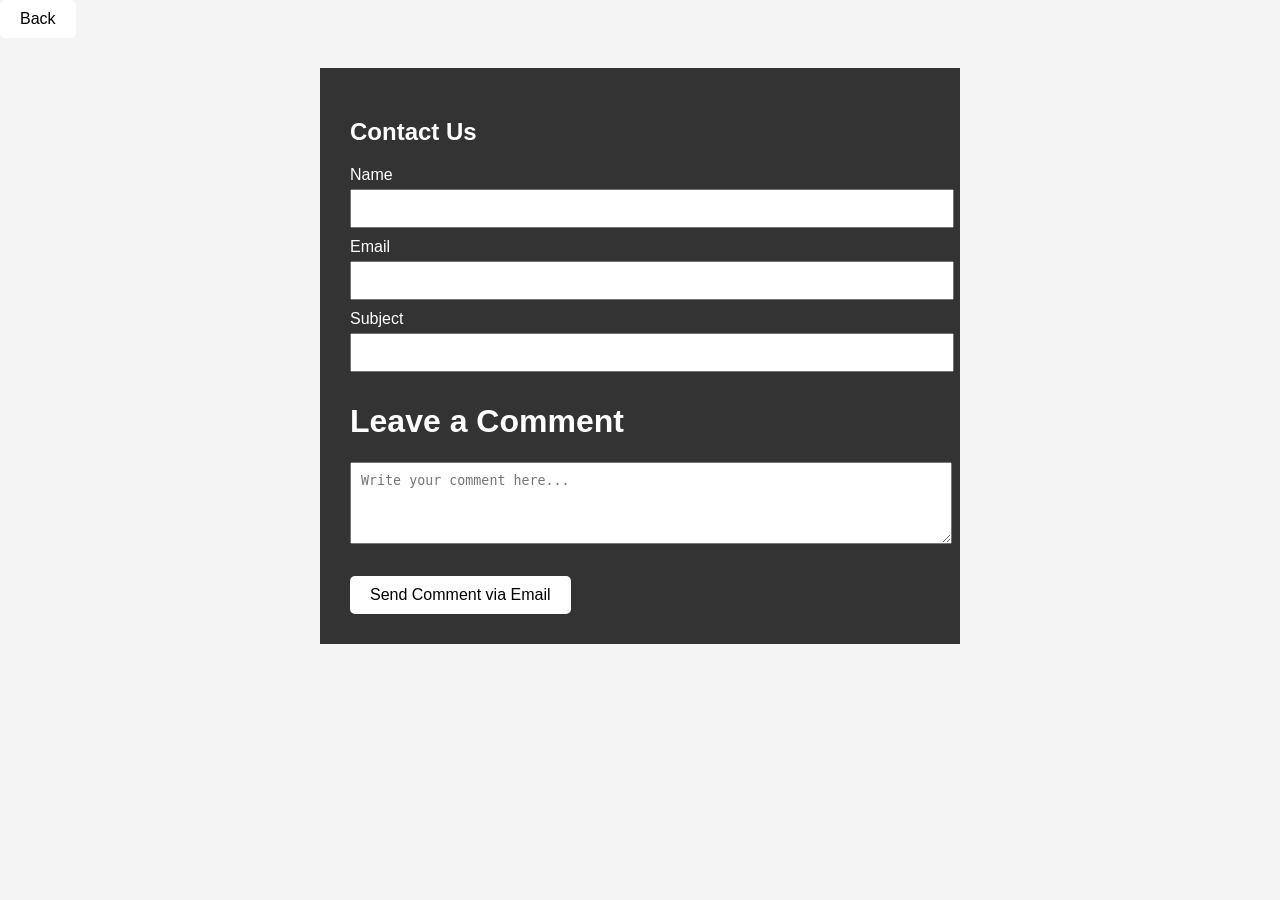
<file: Contact/contact.html>
<!DOCTYPE html>
<html lang="en">
<head>
    <meta charset="UTF-8">
    <meta name="viewport" content="width=device-width, initial-scale=1.0">
    <title>Contact Form</title>
    <style>
        body {
            font-family: Arial, sans-serif;
            margin: 0;
            padding: 0;
            background-color: #f4f4f4;
        }
        .container {
            width: 50%;
            margin: auto;
            overflow: hidden;
        }
        #contact {
            background: #333;
            color: #fff;
            padding: 30px;
            margin-top: 30px;
        }
        label {
            display: block;
            margin-bottom: 5px;
        }
        input, textarea {
            width: 100%;
            padding: 10px;
            margin-bottom: 10px;
        }
        input[type="submit"] {
            background: #50b3a2;
            border: 0;
            padding: 10px 15px;
            cursor: pointer;
            color: #fff;
        }
        input[type="submit"]:hover {
            background: #45a089;
        }
        .button {
            display: inline-block;
            padding: 10px 20px;
            font-size: 16px;
            color: black;
            background-color: WHITE;
            text-align: center;
            text-decoration: none;
            border-radius: 5px;
        }
        .button:hover {
            background-color: GREY;
        }
        
    </style>
</head>
<body>
    <div class="back" ><a href="../index.html" class="button">Back</a> </div>
    <div class="container">
        <div id="contact">
            <h2>Contact Us</h2>
            <form action="contact.php" method="post">
                <div>
                    <label for="name">Name</label>
                    <input type="text" id="name" name="name" required>
                </div>
                <div>
                    <label for="email">Email</label>
                    <input type="email" id="email" name="email" required>
                </div>
                <div>
                    <label for="subject">Subject</label>
                    <input type="text" id="subject" name="subject" required>
                </div>
                <div>
                    <h1>Leave a Comment</h1>
                    <textarea id="comment" rows="4" cols="50" placeholder="Write your comment here..."></textarea><br><br>
                    <a id="emailLink" href="" class="button">Send Comment via Email</a>
                
                </div>
                
                    <script>
                        document.getElementById('emailLink').addEventListener('click', function(event) {
                            event.preventDefault(); // Prevent the default link action
                
                            // Get the comment value
                            const comment = document.getElementById('comment').value;
                
                            // Encode the comment to be URL-safe
                            const encodedComment = encodeURIComponent(comment);
                
                            // Define the email parameters
                            const recipient = 'example@example.com';
                            const subject = encodeURIComponent('User Comment');
                            const body = encodedComment;
                
                            // Create the mailto link
                            const mailtoLink = `mailto:${recipient}?subject=${subject}&body=${body}`;
                
                            // Redirect to the mailto link
                            window.location.href = mailtoLink;
                        });
                    </script>
                </div>
            </form>
        </div>
    </div>
</body>
</html>
</file>
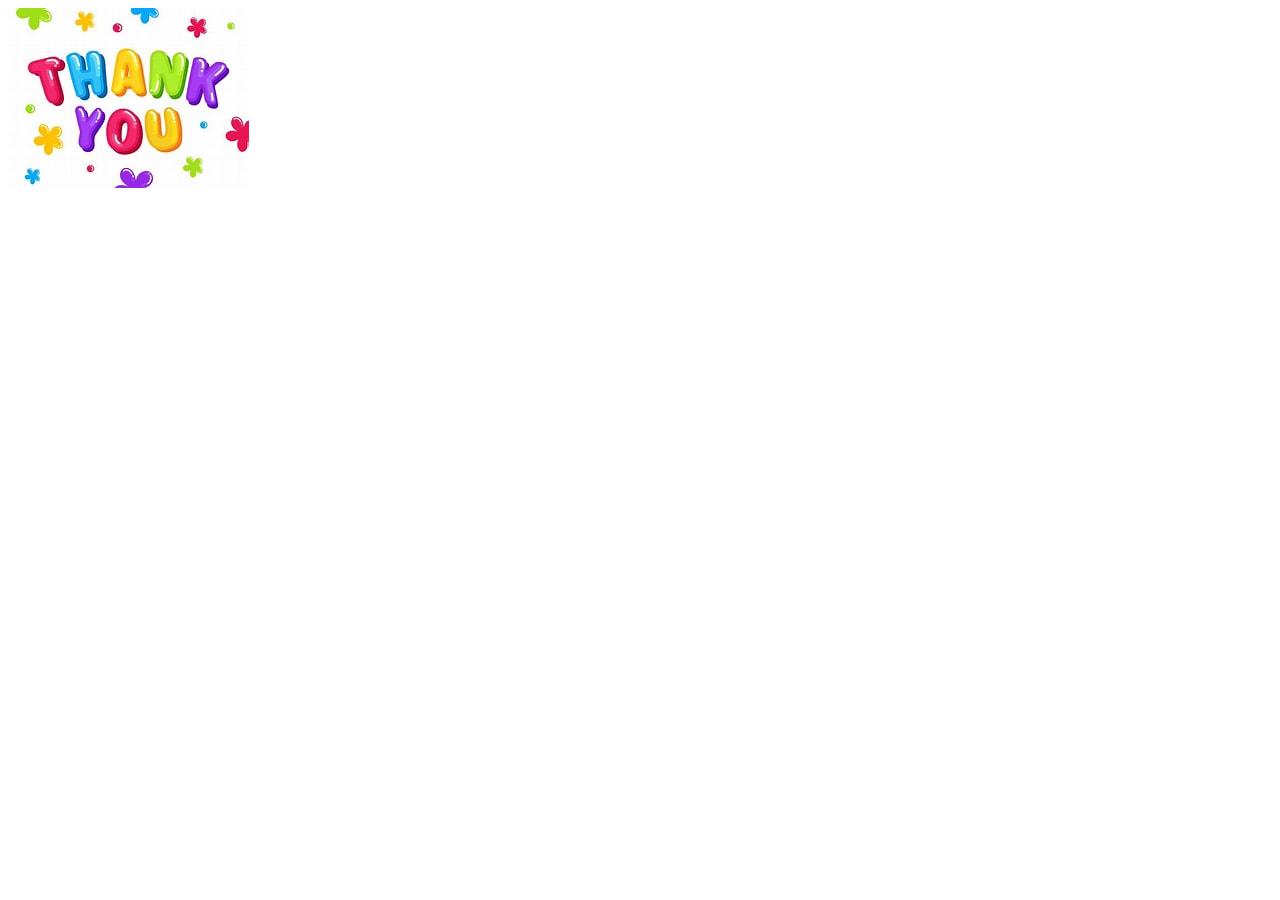
<file: Contact/Thx.html>
<!DOCTYPE html>
<html lang="en">
<head>
    <meta charset="UTF-8">
    <meta name="viewport" content="width=device-width, initial-scale=1.0">
    <title>Contact Us</title>
    <style>
       .thankyou{
        background-size: 100% 100%;
       }
    </style>
</head>
<body>
    <div class="Thank you"><img src="./th.jpg" alt=""></div>
    
</body>
</html>
</file>
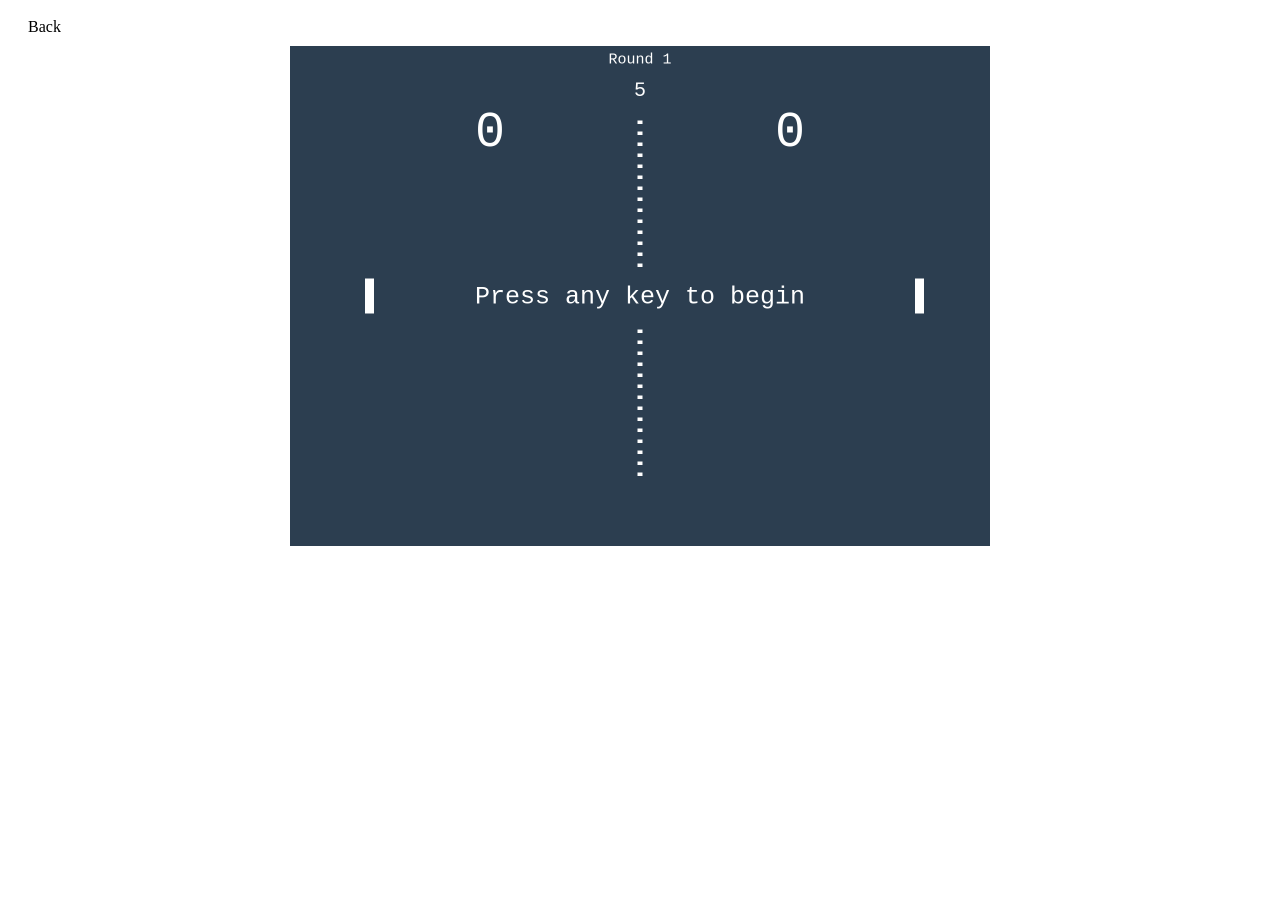
<file: Pong/Pong.html>
<!DOCTYPE html>
<html lang="en">
<head>
    <meta charset="UTF-8">
    <meta name="viewport" content="width=device-width, initial-scale=1.0">
    <title>Pong</title>
    <link rel="stylesheet" href="./Pong.css">
</head>
<body>
    <div class="back"><a href="../index.html" class="button">Back</a> </div>
    <canvas></canvas>
    <script src="./Pong.js"></script>
</body>
</html>
</file>
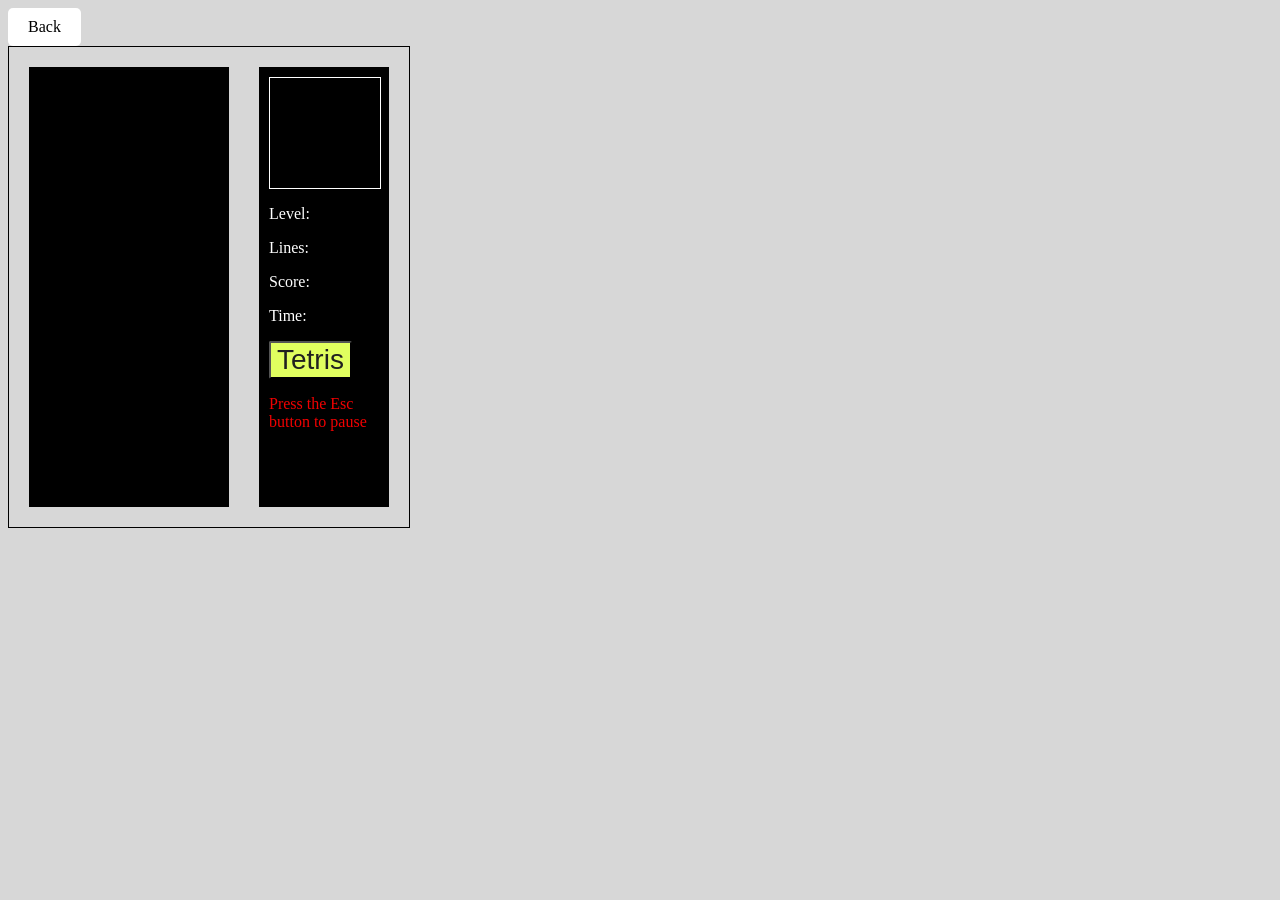
<file: Tetris/Mario.html>
<!DOCTYPE html>
<html>
  <head>
    <title>TETRIS GAMES WITH JAVASCRIPT</title>
    <link rel="stylesheet" type="text/css" href="Pacman.css" />
  </head>
  <body>
    <div ><a href="../index.html" class="button">Back</a> </div>
    <div id="tetris">
      <div id="info">
        <div id="next_shape"></div>
        <p id="level">Level: <span></span></p>
        <p id="lines">Lines: <span></span></p>
        <p id="score">Score: <span></span></p>
        <p id="time">Time: <span></span></p>
        <button id="start">Tetris</button>
        <p class="red">Press the Esc button to pause<span></span></p>
      </div>
      <div id="canvas"></div>
    </div>
    <script type="text/javascript" src="Pacman.js"></script>
  </body>
</html>
</file>
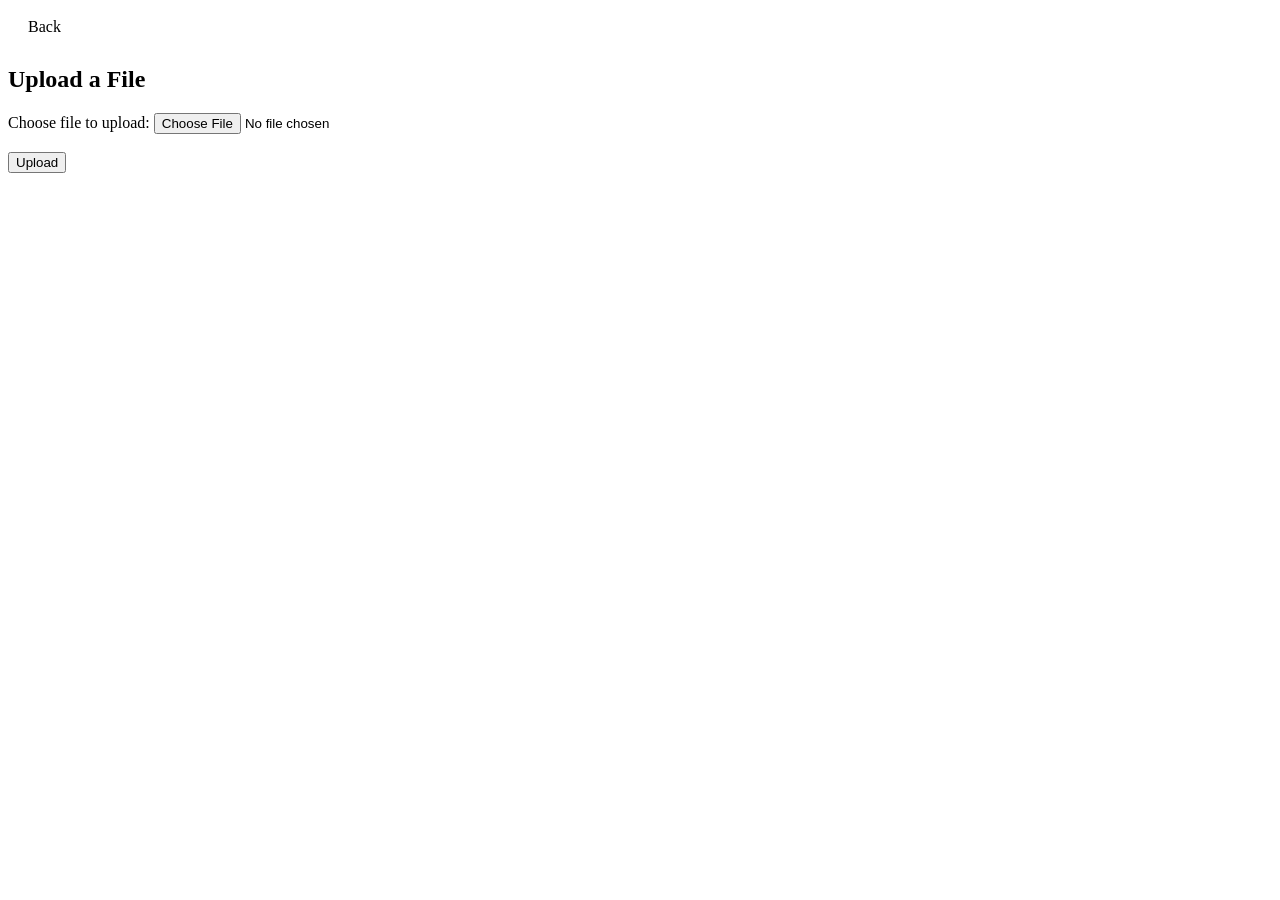
<file: Upload/upload.html>
<!DOCTYPE html>
<html lang="en">
<head>
    <meta charset="UTF-8">
    <meta name="viewport" content="width=device-width, initial-scale=1.0">
    <title>File Upload Form</title>
    <link rel="stylesheet" href="./upload.css">
</head>
<body>
    <div ><a href="../index.html" class="button">Back</a> </div>
    <h2>Upload a File</h2>
    <form action="/upload" method="post" enctype="multipart/form-data">
        <label for="file">Choose file to upload:</label>
        <input type="file" id="file" name="file" required>
        <br><br>
        <input type="submit" value="Upload">
    </form>
</body>
</html>
</file>
<file: html5-tower-defense-master/game.css>
body {
    background-color: #DDD;
}

.game canvas {
    position: absolute;
    border-width: 2px;
    border-style: solid;
    border-radius: 10px;
}

.game canvas[data-layer="highlights"] {
    opacity: 0.4;
}

.game canvas[data-layer="ranges"] {
    opacity: 0.2;
}

.game .controls-side {
    position: absolute;
    left: 680;
    width: 120;
}

.game .controls-bottom {
    position: absolute;
    top: 485;
}
</file>
<file: Search/search.css>
@import url('https://fonts.googleapis.com/css2?family=Poppins:wght@400;500;600;700&display=swap');

* {
  box-sizing: border-box;
}

body {
  font-family: 'Poppins', sans-serif;
  color: black;
  background-color: #ccccd2;
  display: flex;
  justify-content: center;
  flex-direction: column;
  width: 500px;
  margin: 0px auto;
}

.main-container {
  display: flex;
  justify-content: flex-start;
  align-items: center;
  margin: 15px 40px;
  flex-wrap: wrap;
}

#nothing-alert{
	display: none;
	width: 100%;
	margin: 50px auto;
  text-align: center;
}

.cards {
  display: flex;
  justify-content: center;
  align-items: center;
  flex-direction: column;
  width: 80px;
  height: 80px;
  margin: 0.5em;
  background-color: #fff;
  border-radius: 3px;
  box-shadow: 0 2px 6px rgba(0, 0, 0, 0.1);
  cursor: pointer;
  transition: all 0.25s ease;
  animation: populate 0.5s ease-out normal backwards;
}

.cards:hover {
  transform: scale(1.05);
  z-index: 1;
  box-shadow: 0 5px 12px rgba(0, 0, 0, 0.2);
}

@keyframes populate {
  0% {
    transform: scale(0);
  }
}

.icon-name {
  font-size: 0.7em;
  text-align: center;
  margin: 0;
}

.search-container{
  position: relative;
  height: 45px;
  max-width: 650px;
  width: 70%;
  background: #fff;
  border-radius: 8px;
  box-shadow: 0 5px 10px rgba(0, 0, 0, 0.1);
}

.search-container i {
  position: absolute;
  left: 20px;
  font-size: 16px;
  color: #707070;
}

#search-input{
  height: 100%;
  width: 100%;
  outline: none;
  font-size: 16px;
  font-weight: 400;
  border: none;
  padding-left: 50px;
  background-color: transparent;
}

@media screen and (max-width: 786px) {
  .search-container{
    width: 50%;
  }
}

.Human{
  text-decoration: none;
}
button {
  width: 100%;
  padding: 8px;
  background-color: #007BFF;
  color: white;
  border: none;
  border-radius: 3px;
  cursor: pointer;
  font-size: 14px;
  text-decoration: none;
}

button:hover {
  background-color: #0056b3;
}
</file>
<file: Ball/ball.css>
body {
    /* https://coolors.co/f06449-ede6e3-7d82b8-36382e-613f75  */
    --background-color: #ede6e3;
    --wall-color: #36382e;
    --joystick-color: #210124;
    --joystick-head-color: #f06449;
    --ball-color: #f06449;
    --end-color: #7d82b8;
    --text-color: #210124;
  
    font-family: "Segoe UI", Tahoma, Geneva, Verdana, sans-serif;
    background-color: var(--background-color);
  }
  
  html,
  body {
    height: 100%;
    margin: 0;
  }
  
  #center {
    display: flex;
    align-items: center;
    justify-content: center;
    height: 100%;
  }
  
  #game {
    display: grid;
    grid-template-columns: auto 150px;
    grid-template-rows: 1fr auto 1fr;
    gap: 30px;
    perspective: 600px;
  }
  
  #maze {
    position: relative;
    grid-row: 1 / -1;
    grid-column: 1;
    width: 350px;
    height: 315px;
    display: flex;
    justify-content: center;
    align-items: center;
  }
  
  #end {
    width: 65px;
    height: 65px;
    border: 5px dashed var(--end-color);
    border-radius: 50%;
  }
  
  #joystick {
    position: relative;
    background-color: var(--joystick-color);
    border-radius: 50%;
    width: 50px;
    height: 50px;
    display: flex;
    align-items: center;
    justify-content: center;
    margin: 10px 50px;
    grid-row: 2;
  }
  
  #joystick-head {
    position: relative;
    background-color: var(--joystick-head-color);
    border-radius: 50%;
    width: 20px;
    height: 20px;
    cursor: grab;
  
    animation-name: glow;
    animation-duration: 0.6s;
    animation-iteration-count: infinite;
    animation-direction: alternate;
    animation-timing-function: ease-in-out;
    animation-delay: 4s;
  }
  
  @keyframes glow {
    0% {
      transform: scale(1);
    }
    100% {
      transform: scale(1.2);
    }
  }
  
  .joystick-arrow:nth-of-type(1) {
    position: absolute;
    bottom: 55px;
  
    width: 0;
    height: 0;
    border-left: 10px solid transparent;
    border-right: 10px solid transparent;
  
    border-bottom: 10px solid var(--joystick-color);
  }
  
  .joystick-arrow:nth-of-type(2) {
    position: absolute;
    top: 55px;
  
    width: 0;
    height: 0;
    border-left: 10px solid transparent;
    border-right: 10px solid transparent;
  
    border-top: 10px solid var(--joystick-color);
  }
  
  .joystick-arrow:nth-of-type(3) {
    position: absolute;
    left: 55px;
  
    width: 0;
    height: 0;
    border-top: 10px solid transparent;
    border-bottom: 10px solid transparent;
  
    border-left: 10px solid var(--joystick-color);
  }
  
  .joystick-arrow:nth-of-type(4) {
    position: absolute;
    right: 55px;
  
    width: 0;
    height: 0;
    border-top: 10px solid transparent;
    border-bottom: 10px solid transparent;
  
    border-right: 10px solid var(--joystick-color);
  }
  
  #note {
    grid-row: 3;
    grid-column: 2;
    text-align: center;
    font-size: 0.8em;
    color: var(--text-color);
    transition: opacity 2s;
  }
  
  a:visited {
    color: inherit;
  }
  
  .ball {
    position: absolute;
    margin-top: -5px;
    margin-left: -5px;
    border-radius: 50%;
    background-color: var(--ball-color);
    width: 10px;
    height: 10px;
  }
  
  .wall {
    position: absolute;
    background-color: var(--wall-color);
    transform-origin: top center;
    margin-left: -5px;
  }
  
  .wall::before,
  .wall::after {
    display: block;
    content: "";
    width: 10px;
    height: 10px;
    background-color: inherit;
    border-radius: 50%;
    position: absolute;
  }
  
  .wall::before {
    top: -5px;
  }
  
  .wall::after {
    bottom: -5px;
  }
  
  .black-hole {
    position: absolute;
    margin-top: -9px;
    margin-left: -9px;
    border-radius: 50%;
    background-color: black;
    width: 18px;
    height: 18px;
  }
  
  #youtube,
  #youtube-card {
    display: none;
  }
  
  @media (min-height: 425px) {
    /** Youtube logo by https://codepen.io/alvaromontoro */
    #youtube {
      z-index: 2;
      display: block;
      width: 100px;
      height: 70px;
      position: absolute;
      bottom: 20px;
      right: 20px;
      background: red;
      border-radius: 50% / 11%;
      transform: scale(0.8);
      transition: transform 0.5s;
    }
  
    #youtube:hover,
    #youtube:focus {
      transform: scale(0.9);
    }
  
    #youtube::before {
      content: "";
      display: block;
      position: absolute;
      top: 7.5%;
      left: -6%;
      width: 112%;
      height: 85%;
      background: red;
      border-radius: 9% / 50%;
    }
  
    #youtube::after {
      content: "";
      display: block;
      position: absolute;
      top: 20px;
      left: 40px;
      width: 45px;
      height: 30px;
      border: 15px solid transparent;
      box-sizing: border-box;
      border-left: 30px solid white;
    }
  
    #youtube span {
      font-size: 0;
      position: absolute;
      width: 0;
      height: 0;
      overflow: hidden;
    }
  
    #youtube:hover + #youtube-card {
      display: block;
      position: absolute;
      bottom: 12px;
      right: 10px;
      padding: 25px 130px 25px 25px;
      width: 300px;
      background-color: white;
    }
  }
  .button {
    font-size: 25px;
    background-color: grey;
    text-decoration: none;
  }
  .button {
    display: inline-block;
    padding: 10px 20px;
    font-size: 16px;
    color: black;
    background-color: WHITE;
    text-align: center;
    text-decoration: none;
    border-radius: 5px;
}
.button:hover {
    background-color: GREY;
}
</file>
<file: Bouncy ball/ball.css>
* {
    margin: 0;
    padding: 0;
  }
  
  body {
    background: #f2f2f2;
  }
  
  canvas {
    display:block;
    margin: 40px auto 20px;
    border: 1px solid #333;
    box-shadow: 0 0 16px 2px rgba(0,0,0,0.8);
  }
  
  p, a {
    font-family: Helvetica, Arial, sans-serif;
    font-size: 19px;
    color: #777;
    display: block;
    width: 400px;
    margin: 0 auto;
    /* text-align: center; */
    text-decoration:none;
  }
  
  .info {
    margin:14px auto;
    text-align: justify;
    font-size: 18px;
    color: #999;
  }
  
  a {
    color:#3377ee;
  }
  .back {
    display: flex;
}
.button {
  display: inline-block;
  padding: 10px 20px;
  font-size: 16px;
  color: Black;
  background-color: WHITE;
  text-align: center;
  text-decoration: none;
  border-radius: 5px;
}
.button:hover {
  background-color: GREY;
}
</file>
<file: chess/chess.css>
:root {
    --border-width: calc(var(--diameter-tile) / 60);
    --diameter-board: min(85vw, 85vh);
    --diameter-tile: calc(1 / 8 * var(--diameter-board));
    --edge-width: calc((min(100vw, 100vh) - var(--diameter-board)) * 0.3);
    --color-danger: tomato;
    --color-success: #1d83e0;
    --color-white: #f0f0f0;
    --color-black: #222;
    --color-board-hue: 30;
    --color-board-sat: 40%;
    --color-shadow: hsl(var(--color-board-hue), var(--color-board-sat), 50%);
    --color-shadow-lighter: hsl(var(--color-board-hue), var(--color-board-sat), 55%);
    --transition-ease: cubic-bezier(0.25, 1, 0.5, 1);
    --color-background: var(--color-black);
  }
  
  aside {
    display: flex;
    justify-content: space-between;
    left: 0;
    position: absolute;
    top: calc(var(--edge-width) * -0.55);
    transform: translateY(-50%);
    width: 100%;
    z-index: 999;
  }
  aside div {
    align-items: center;
    color: white;
    display: flex;
  }
  aside div > * {
    align-items: center;
    display: flex;
  }
  aside div > * + * {
    margin-left: calc(var(--border-width) * 2);
  }
  aside div h3,
  aside div label {
    font-size: calc(var(--edge-width) * 0.3);
    height: calc(var(--edge-width) * 0.3);
    line-height: 1;
    margin-bottom: 0;
    margin-top: 0;
    text-transform: uppercase;
  }
  aside div label {
    cursor: pointer;
  }
  aside div input {
    left: -99999px;
    position: absolute;
  }
  
  aside div input + * {
    opacity: 0.5;
  }
  aside div input:checked + * {
    font-weight: bold;
    opacity: 1;
  }
  
  aside div svg {
    height: calc(var(--edge-width) * 0.5);
    width: auto;
  }
  
  html,
  body {
    height: 100%;
  }
  
  body {
    background: var(--color-background);
    overflow: hidden;
    transition: background-color 250ms ease-in-out;
  }
  
  #view {
    background: var(--color-shadow-lighter);
    box-shadow: 0 0 0 calc(var(--border-width) * 3) var(--color-shadow-lighter),
      0 0 0 var(--edge-width) var(--color-shadow);
    height: var(--diameter-board);
    margin: calc((100vh - var(--diameter-board)) * 0.5)
      calc((100vw - var(--diameter-board)) * 0.5);
    position: relative;
    width: var(--diameter-board);
  }
  
  .board {
    display: flex;
    flex-direction: column-reverse;
    height: 100%;
    width: 100%;
  }
  
  .board .row {
    display: flex;
    height: var(--diameter-tile);
    width: 100%;
  }
  
  .perspective-black .board .row {
    flex-direction: row-reverse;
  }
  
  .perspective-black .board {
    flex-direction: column;
  }
  
  .board .row .tile {
    background-color: currentcolor;
    border: none;
    box-shadow: inset 0 0 0 var(--border-width) var(--color-shadow-lighter);
    display: flex;
    flex-direction: column;
    height: var(--diameter-tile);
    justify-content: space-between;
    padding: 0;
    position: relative;
    transition: background-color 350ms var(--transition-ease);
    width: var(--diameter-tile);
  }
  
  .perspective-black .board .row:nth-child(even) .tile:nth-child(odd),
  .perspective-black .board .row:nth-child(odd) .tile:nth-child(even),
  .perspective-white .board .row:nth-child(even) .tile:nth-child(even),
  .perspective-white .board .row:nth-child(odd) .tile:nth-child(odd) {
    color: hsl(var(--color-board-hue), var(--color-board-sat), 62%);
  }
  
  .perspective-black .board .row:nth-child(even) .tile:nth-child(even),
  .perspective-black .board .row:nth-child(odd) .tile:nth-child(odd),
  .perspective-white .board .row:nth-child(even) .tile:nth-child(odd),
  .perspective-white .board .row:nth-child(odd) .tile:nth-child(even) {
    color: hsl(var(--color-board-hue), var(--color-board-sat), 70%);
  }
  .board .row .tile.highlight-active {}
  .board .row .tile.highlight-capture {}
  .board .row .tile.highlight-move {}
  
  .board .row .tile .move,
  .board .row .tile .moves,
  .board .row .tile .captures {
    box-sizing: border-box;
    display: flex;
    flex-wrap: wrap;
    height: var(--diameter-tile);
    justify-content: center;
    left: 0;
    padding: calc(var(--diameter-tile) * 0.025);
    position: absolute;
    top: 0;
    width: var(--diameter-tile);
    z-index: 9;
  }
  
  .board .row .tile .move,
  .board .row .tile .moves {
    align-content: center;
    align-items: center;
  }
  .board .row .tile .captures {
    align-items: flex-start;
    justify-content: space-between;
  }
  .board .row .tile:not(.occupied) .captures {
    align-items: center;
    justify-content: center;
  }
  
  .board .row .tile > div > svg {
    --stroke: transparent;
    box-sizing: border-box;
    height: var(--di);
    line-height: var(--di);
    width: var(--di);
  }
  
  .board .row .tile .move svg {
    --di: calc(var(--diameter-tile) / 4);
    --fill: var(--color-shadow);
  }
  
  .board .row .tile .moves svg,
  .board .row .tile .captures svg {
    --di: calc(var(--diameter-tile) / 4);
    --fill: var(--color-shadow);
    opacity: 0.4;
  }
  
  .board .row .tile.occupied .captures svg { position: absolute; }
  .board .row .tile.occupied .captures svg:nth-child(1) { top: 0; left: 0; }
  .board .row .tile.occupied .captures svg:nth-child(2) { top: 0; right: 0; }
  .board .row .tile.occupied .captures svg:nth-child(3) { bottom: calc(var(--di) * 0.1); left: 0; }
  .board .row .tile.occupied .captures svg:nth-child(4) { bottom: calc(var(--di) * 0.1); right: 0; }
  .board .row .tile.occupied .captures svg:nth-child(5) { top: calc(50% - var(--di) * 0.55); left: 0; }
  .board .row .tile.occupied .captures svg:nth-child(6) { top: calc(50% - var(--di) * 0.55); right: 0; }
  .board .row .tile.occupied .captures svg:nth-child(7) { top: 0; left: calc(50% - var(--di) * 0.5); }
  .board .row .tile.occupied .captures svg:nth-child(8) { bottom: calc(var(--di) * 0.1); left: calc(50% - var(--di) * 0.5); }
  
  .touching .board .row .tile .moves,
  .touching .board .row .tile .captures,
  .turn-black .board .row .tile .moves .white,
  .turn-black .board .row .tile .captures .white,
  .turn-white .board .row .tile .moves .black,
  .turn-white .board .row .tile .captures .black {
    display: none;
  }
  
  .board .row .tile[class*="highlight-"] .moves,
  .board .row .tile[class*="highlight-"] .captures {
    display: none;  
  }
  
  button:focus {
    outline: none;
    position: relative;
    z-index: 9;
  }
  
  svg {
    --fill: var(--color-black);
    --stroke: var(--color-shadow);
    fill: var(--fill);
  }
  
  svg.white { --fill: var(--color-white); }
  svg.black { --fill: var(--color-black); }
  
  .pieces {
    display: block;
    height: var(--diameter-board);
    left: 0;
    pointer-events: none;
    position: absolute;
    top: 0;
    width: var(--diameter-board);
    z-index: 99;
  }
  
  .pieces .piece.white {
    --pos-row: -1;
  }
  .pieces .piece.black {
    --pos-row: 8;
  }
  .pieces .piece {
    --pos-col: 3.5;
    --scale: 0;
    --transition-delay: 0ms;
    --transition-duration: 200ms;
    bottom: 0;
    display: block;
    height: var(--diameter-tile);
    position: absolute;
    left: 0;
    transform: translate(
        calc(var(--pos-col) * 100%),
        calc(var(--pos-row) * -100%)
      )
      translateZ(0);
    transform-origin: 50% 50%;
    transition: all var(--transition-duration) var(--transition-ease)
      var(--transition-delay);
    width: var(--diameter-tile);
  }
  .perspective-black .pieces .piece {
    transform: translate(
        calc((7 - var(--pos-col)) * 100%),
        calc((7 - var(--pos-row)) * -100%)
      )
      translateZ(0);
  }
  .pieces .piece svg {
    display: block;
    left: 50%;
    opacity: 1;
    position: absolute;
    top: 50%;
    transform: translate(-50%, -50%) translateZ(0) scale(var(--scale));
    transform-origin: 50% 50%;
    transition: transform var(--transition-duration) var(--transition-ease),
      fill var(--transition-duration) var(--transition-ease),
      opacity var(--transition-duration) var(--transition-ease);
  }
  .turn-white .pieces .piece:not(.highlight-capture) svg.black,
  .turn-black .pieces .piece:not(.highlight-capture) svg.white,
  .turn-black .pieces .piece:not(.can-move):not(.can-capture) svg.black,
  .turn-white .pieces .piece:not(.can-move):not(.can-capture) svg.white {
    --stroke: transparent;
    opacity: 0.8;
  }
  
  @keyframes wobble {
    0%, 50%, 100% { transform: translate(-50%, -50%) translateZ(0) scale(1) rotate(0deg); }
    25% { transform: translate(-50%, -50%) translateZ(0) scale(1.1) rotate(-2deg); }
    75% { transform: translate(-50%, -50%) translateZ(0) scale(1.1) rotate(2deg); }
  }
  .pieces .piece.highlight-active svg {
    animation: wobble 500ms linear infinite;
    --stroke: var(--color-success);
  }
  
  .pieces .piece.highlight-capture svg {
    --stroke: var(--color-danger);
  }
  
  .piece svg {
    --svg-di: calc(var(--diameter-tile) * 0.666);
    display: block;
    font-weight: bold;
    height: var(--svg-di);
    left: 50%;
    line-height: var(--svg-di);
    position: absolute;
    stroke-linejoin: round;
    text-align: center;
    top: 50%;
    transform: translate(-50%, -50%);
    width: var(--svg-di);
  }
  
  .button {
    display: inline-block;
    padding: 10px 20px;
    font-size: 16px;
    color: black;
    background-color: WHITE;
    text-align: center;
    text-decoration: none;
    border-radius: 5px;
}
.button:hover {
    background-color: GREY;
}
</file>
<file: Pong/Pong.css>
body {
	text-align: center;
}
.back {
    display: flex;
}
.button {
    display: inline-block;
    padding: 10px 20px;
    font-size: 16px;
    color: black;
    background-color: WHITE;
    text-align: center;
    text-decoration: none;
    border-radius: 5px;
}
.button:hover {
    background-color: GREY;
}
</file>
<file: Tetris/Pacman.css>
body {
  overflow: hidden;
  background: #d7d7d7;
}
#tetris {
  width: 360px;
  border: 1px solid black;
  padding: 20px;
}
#canvas {
  width: 200px;
  height: 440px;
  background-color: #000;
  position: relative;
  color: #fff;
}
#canvas h1 {
  margin: 0;
  padding: 0;
  text-align: center;
  font-size: 30px;
  padding-top: 200px;
}
.piece {
  border: 1px solid white;
  position: absolute;
}

#start{
  animation: blink .7s steps(2, start) infinite;
  background: #E1FF5F;
  border-radius: 2px;
  color: #202020;
  cursor: pointer;
  font-size: 28px;
}

@keyframes blink {
  to {
    outline: #E1FF5F solid 1px;
  }
}

.red{
  color: #f00000;
}

.square {
  position: absolute;
  width: 19px;
  height: 19px;
  border: 1px solid white;
}
.type0 {
  background-color: #a000f0;
}
.type1 {
  background-color: #00f0f0;
}
.type2 {
  background-color: #f0a000;
}
.type3 {
  background-color: #0000f0;
}
.type4 {
  background-color: #00f000;
}
.type5 {
  background-color: #f00000;
}
.type6 {
  background-color: #f0f000;
}
#next_shape {
  position: relative;
  background-color: #000;
  border: 1px solid white;
  width: 110px;
  height: 110px;
}
#info {
  background-color: #000;
  color: #fff;
  float: right;
  width: 110px;
  height: 420px;
  padding: 10px;
}
.button {
  display: inline-block;
  padding: 10px 20px;
  font-size: 16px;
  color: black;
  background-color: WHITE;
  text-align: center;
  text-decoration: none;
  border-radius: 5px;
}
.button:hover {
  background-color: GREY;
}
</file>
<file: Upload/upload.css>
.button {
    display: inline-block;
    padding: 10px 20px;
    font-size: 16px;
    color: black;
    background-color: WHITE;
    text-align: center;
    text-decoration: none;
    border-radius: 5px;
  }
  .button:hover {
    background-color: GREY;
  }
</file>
